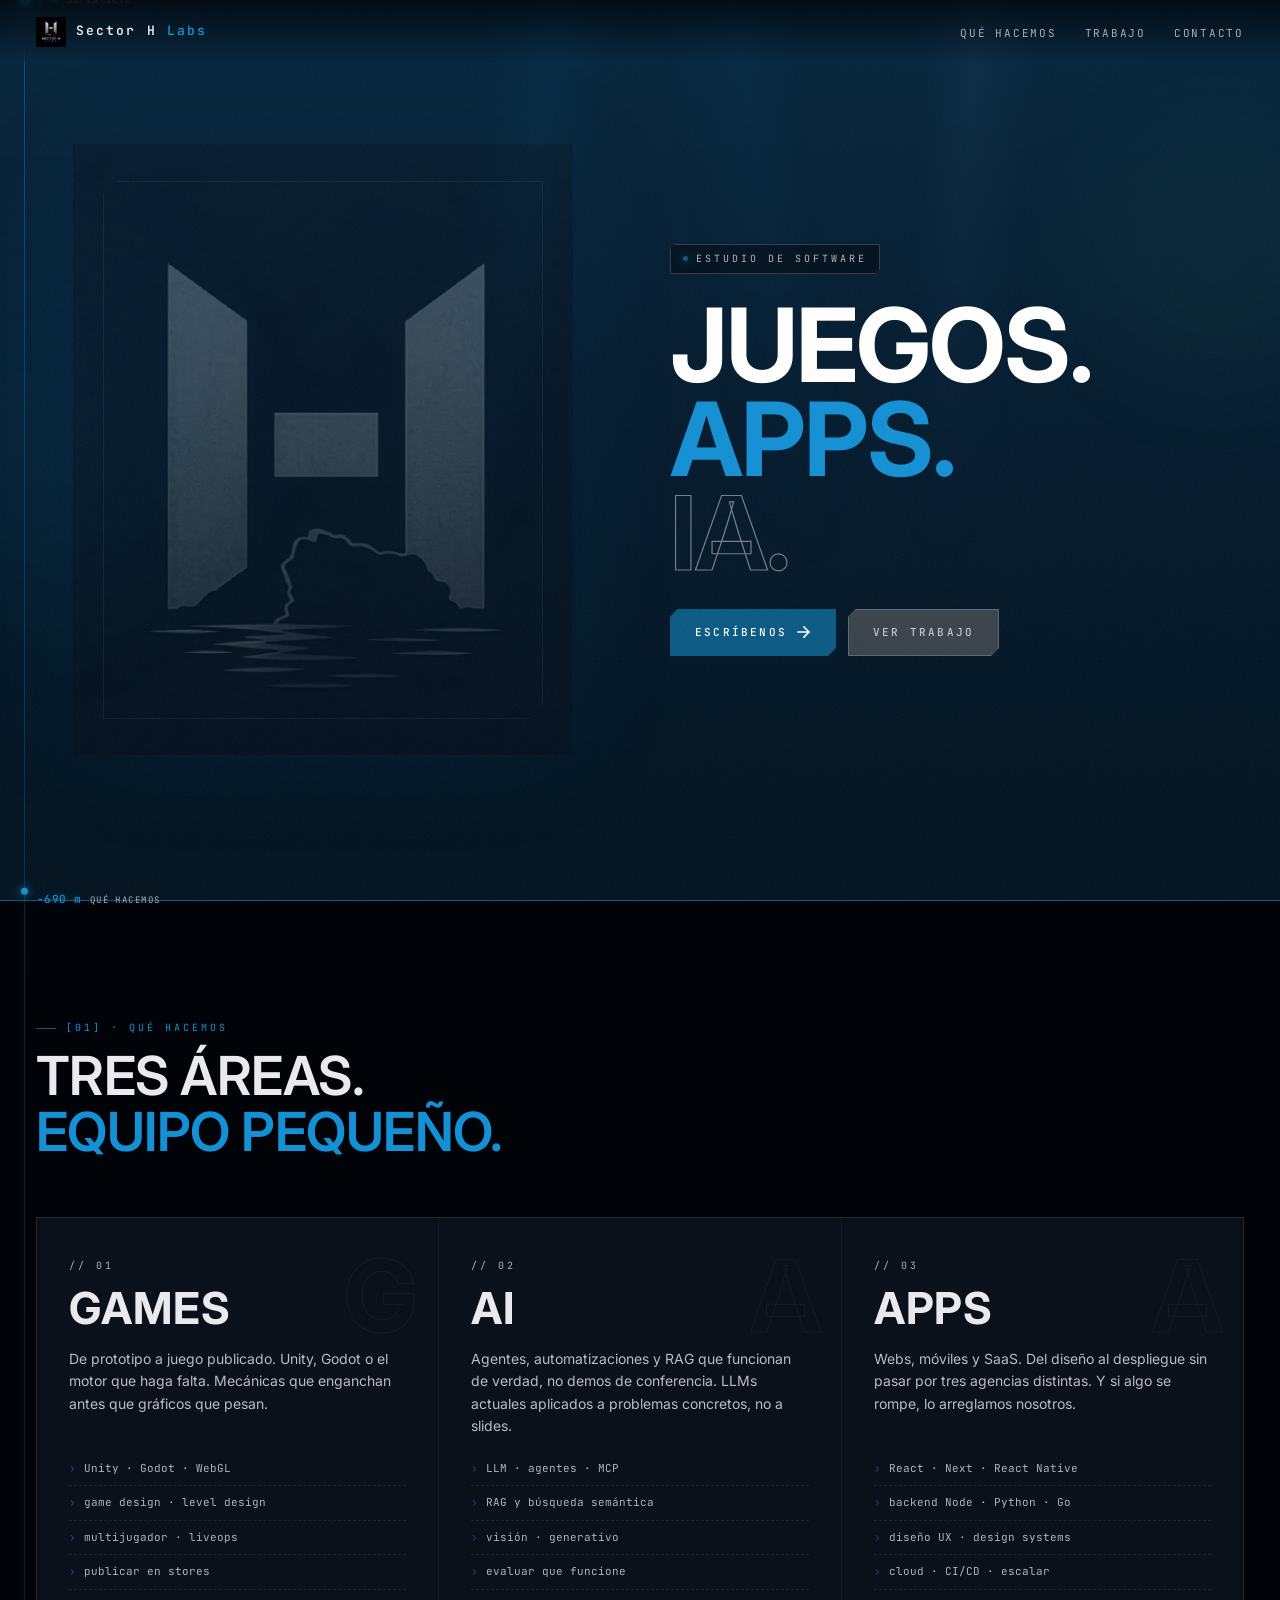
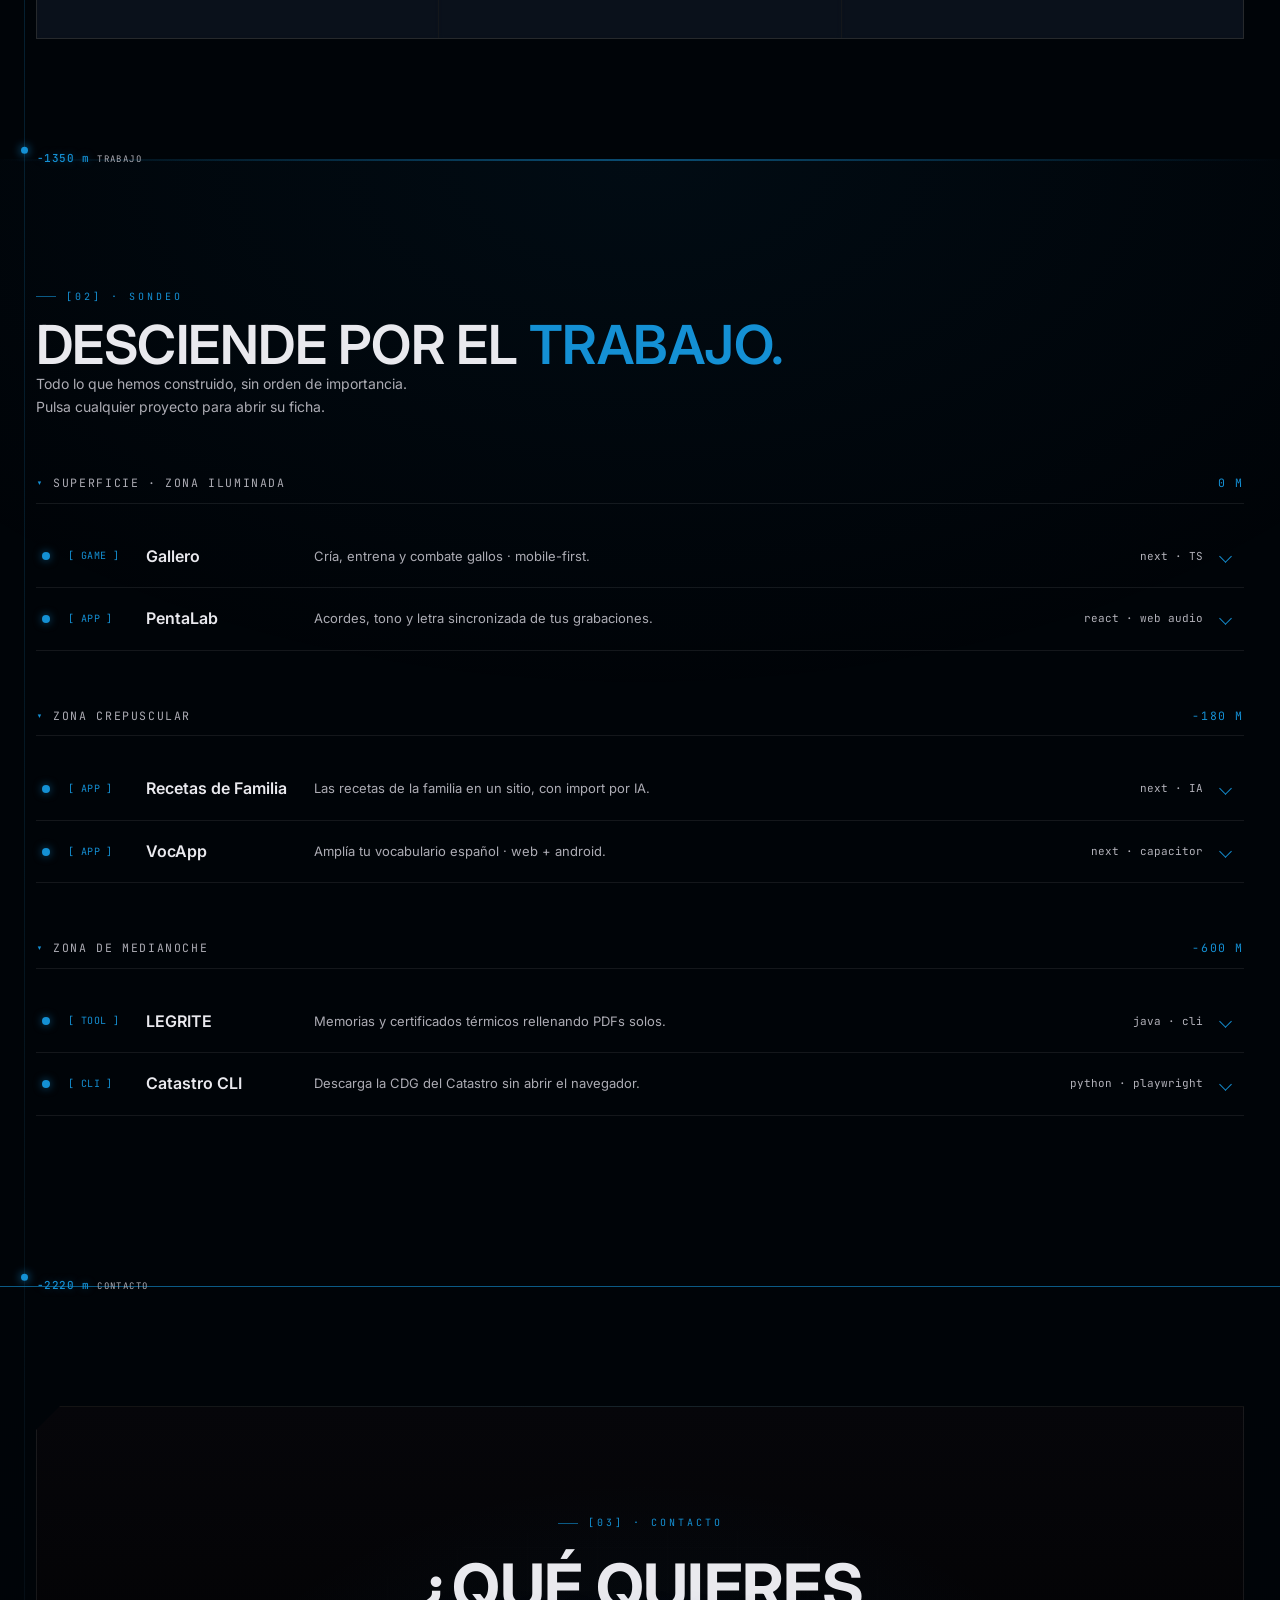
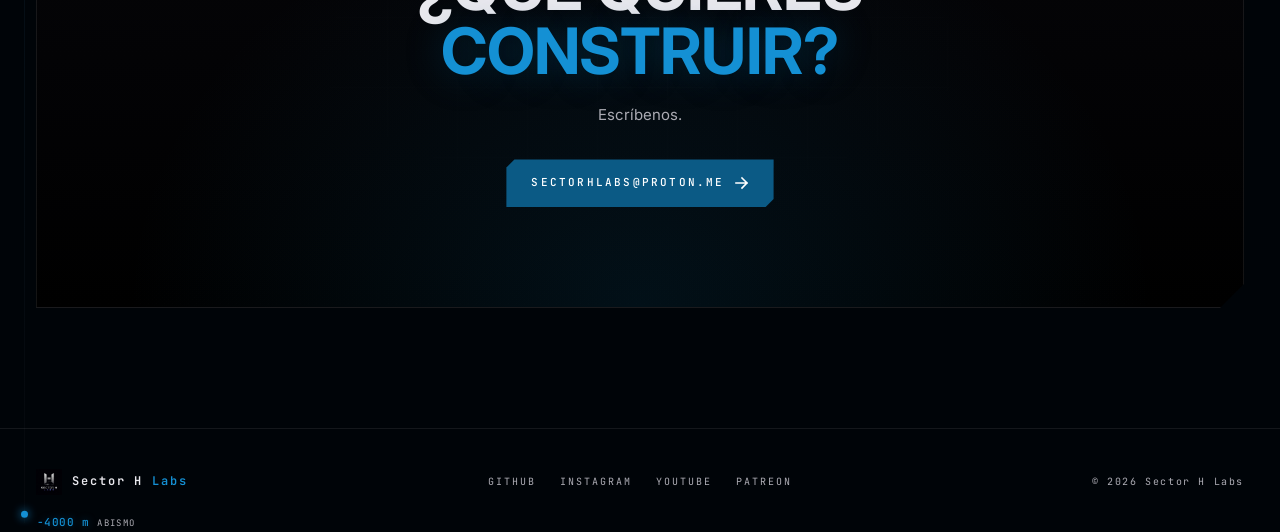
<file: index.html>
<!DOCTYPE html>
<html lang="es">
<head>
    <meta charset="UTF-8">
    <meta name="viewport" content="width=device-width, initial-scale=1.0">
    <!-- Sin JS: forzar visible todo lo que la entrada anima (mismos estados que reduced-motion). -->
    <noscript><style>
      .reveal,.reveal-parent,.reveal-parent>*{opacity:1!important;transform:none!important}
      .title-row span{transform:none!important}
      .hero-sub,.hero-ctas{opacity:1!important}
      .block::before{transform:scaleX(1)!important}
    </style></noscript>
    <title>Sector H Labs — juegos · apps · IA</title>
    <meta name="description" content="Sector H Labs — Desarrollamos juegos, apps e IA. Developers que meten las manos en todo: diseño, código y despliegue.">
    <link rel="canonical" href="https://www.sectorhlabs.es/">
    <meta name="theme-color" content="#000408">

    <!-- Open Graph -->
    <meta property="og:type" content="website">
    <meta property="og:site_name" content="Sector H Labs">
    <meta property="og:locale" content="es_ES">
    <meta property="og:url" content="https://www.sectorhlabs.es/">
    <meta property="og:title" content="Sector H Labs — juegos · apps · IA">
    <meta property="og:description" content="Developers que meten las manos en todo: diseño, código y despliegue. Juegos, apps, IA — lo que haga falta, hasta que funcione.">
    <meta property="og:image" content="https://www.sectorhlabs.es/assets/og.png">
    <meta property="og:image:width" content="1200">
    <meta property="og:image:height" content="630">
    <meta property="og:image:alt" content="Sector H Labs — juegos, apps, IA">

    <!-- Twitter -->
    <meta name="twitter:card" content="summary_large_image">
    <meta name="twitter:title" content="Sector H Labs — juegos · apps · IA">
    <meta name="twitter:description" content="Developers que meten las manos en todo: diseño, código y despliegue. Juegos, apps, IA — hasta que funcione.">
    <meta name="twitter:image" content="https://www.sectorhlabs.es/assets/og.png">

    <link rel="icon" type="image/png" sizes="48x48" href="assets/favicon-48.png">
    <link rel="icon" href="assets/logo.webp">
    <link rel="preconnect" href="https://fonts.googleapis.com">
    <link rel="preconnect" href="https://fonts.gstatic.com" crossorigin>
    <link href="https://fonts.googleapis.com/css2?family=Inter:wght@300;400;500;600;700&family=JetBrains+Mono:wght@400;500;700&display=swap" rel="stylesheet">
    <link rel="stylesheet" href="css/styles.css">
</head>
<body>

<!-- Océano: fondo de profundidad + atmósfera (toda la página) -->
<div class="ocean" aria-hidden="true">
    <div class="ocean-depth"></div>
    <div class="sea-rays"></div>
    <div class="sea-bubbles">
        <span></span><span></span><span></span><span></span><span></span>
        <span></span><span></span><span></span><span></span><span></span>
    </div>
    <div class="ocean-snow"></div>
    <div class="ocean-tint"></div>
</div>

<!-- Batímetro global: regla de profundidad a lo largo de toda la página.
     JS posiciona cada marca en la altura real de su sección. -->
<aside class="bathy" aria-hidden="true">
    <span class="bathy-rail"></span>
    <span class="bathy-marker"></span>
    <span class="bathy-tick" data-target="#home"><b>0 m</b><i>superficie</i></span>
    <span class="bathy-tick" data-target="#capabilities"><b></b><i>qué hacemos</i></span>
    <span class="bathy-tick" data-target="#work"><b></b><i>trabajo</i></span>
    <span class="bathy-tick" data-target="#contact"><b></b><i>contacto</i></span>
    <span class="bathy-tick bathy-abyss"><b>−4000 m</b><i>abismo</i></span>
</aside>

<!-- Nav -->
<nav class="nav" id="nav" role="navigation" aria-label="Navegación principal">
    <div class="container nav-container">
        <a href="#" class="nav-brand">
            <img src="assets/logo.webp" alt="SectorHLabs" class="nav-logo-img" width="30" height="30">
            <span class="nav-wordmark">Sector H <span>Labs</span></span>
        </a>
        <button class="nav-toggle" aria-label="Abrir menú" aria-expanded="false" aria-controls="nav-links">
            <span class="nav-toggle-line"></span>
            <span class="nav-toggle-line"></span>
        </button>
        <ul class="nav-links" id="nav-links">
            <li><a href="#capabilities">qué hacemos</a></li>
            <li><a href="#work">trabajo</a></li>
            <li><a href="#contact">contacto</a></li>
        </ul>
    </div>
</nav>

<main>
    <!-- Hero -->
    <section class="hero" id="home" aria-label="Presentación">
        <div class="hero-grid-bg" aria-hidden="true"></div>
        <div class="hero-ambient hero-ambient-a" aria-hidden="true"></div>
        <div class="hero-ambient hero-ambient-b" aria-hidden="true"></div>

        <div class="container hero-inner">
            <div class="hero-split">
                <div class="hero-visual">
                    <div class="hero-mark">
                        <img src="assets/logo_sin_texto.webp" alt="" aria-hidden="true" class="hero-logo" width="539" height="659">
                    </div>
                </div>
                <div class="hero-content">
                    <div class="hero-kicker"><span class="kicker-dot" aria-hidden="true"></span>estudio de software</div>
                    <h1 class="hero-title" id="hero-title">
                        <span class="title-row"><span>juegos.</span></span>
                        <span class="title-row"><span class="title-accent">apps.</span></span>
                        <span class="title-row"><span class="title-outline">IA.</span></span>
                    </h1>
                    <div class="hero-ctas">
                        <a href="#contact" class="btn btn-primary">
                            escríbenos
                            <svg width="14" height="14" viewBox="0 0 14 14" fill="none" aria-hidden="true"><path d="M1 7H12M12 7L7 2M12 7L7 12" stroke="currentColor" stroke-width="1.6" stroke-linecap="square"/></svg>
                        </a>
                        <span class="btn-ghost-rim"><a href="#work" class="btn btn-ghost">ver trabajo</a></span>
                    </div>
                </div>
            </div>
        </div>
    </section>

    <!-- Capabilities -->
    <section class="block" id="capabilities" aria-label="Qué hacemos">
        <div class="container">
            <div class="sec-head reveal">
                <div>
                    <div class="sec-id">[01] · qué hacemos</div>
                    <h2 class="sec-title">tres áreas.<br><em>equipo pequeño.</em></h2>
                </div>
            </div>

            <div class="trinity reveal-parent">
                <div class="pillar">
                    <span class="pillar-glyph" aria-hidden="true">G</span>
                    <span class="pillar-num">// 01</span>
                    <h3 class="pillar-title">Games</h3>
                    <p class="pillar-desc">De prototipo a juego publicado. Unity, Godot o el motor que haga falta. Mecánicas que enganchan antes que gráficos que pesan.</p>
                    <ul class="pillar-list">
                        <li>Unity · Godot · WebGL</li>
                        <li>game design · level design</li>
                        <li>multijugador · liveops</li>
                        <li>publicar en stores</li>
                    </ul>
                </div>
                <div class="pillar">
                    <span class="pillar-glyph" aria-hidden="true">A</span>
                    <span class="pillar-num">// 02</span>
                    <h3 class="pillar-title">AI</h3>
                    <p class="pillar-desc">Agentes, automatizaciones y RAG que funcionan de verdad, no demos de conferencia. LLMs actuales aplicados a problemas concretos, no a slides.</p>
                    <ul class="pillar-list">
                        <li>LLM · agentes · MCP</li>
                        <li>RAG y búsqueda semántica</li>
                        <li>visión · generativo</li>
                        <li>evaluar que funcione</li>
                    </ul>
                </div>
                <div class="pillar">
                    <span class="pillar-glyph" aria-hidden="true">A</span>
                    <span class="pillar-num">// 03</span>
                    <h3 class="pillar-title">Apps</h3>
                    <p class="pillar-desc">Webs, móviles y SaaS. Del diseño al despliegue sin pasar por tres agencias distintas. Y si algo se rompe, lo arreglamos nosotros.</p>
                    <ul class="pillar-list">
                        <li>React · Next · React Native</li>
                        <li>backend Node · Python · Go</li>
                        <li>diseño UX · design systems</li>
                        <li>cloud · CI/CD · escalar</li>
                    </ul>
                </div>
            </div>
        </div>
    </section>

    <!-- Work -->
    <section class="block sondeo" id="work" aria-label="Trabajo y proyectos">
        <div class="container">
            <div class="sec-head reveal">
                <div>
                    <div class="sec-id">[02] · sondeo</div>
                    <h2 class="sec-title">desciende por el <em>trabajo.</em></h2>
                    <p class="sec-desc">Todo lo que hemos construido, sin orden de importancia. Pulsa cualquier proyecto para abrir su ficha.</p>
                </div>
            </div>

            <div class="zone">
                <div class="zone-label reveal"><span class="zone-name">superficie · zona iluminada</span><span class="zone-depth">0 m</span></div>
                <div class="reef reveal-parent">
                    <details class="proj">
                        <summary class="node">
                            <span class="node-dot" aria-hidden="true"></span>
                            <span class="node-stamp">[ GAME ]</span>
                            <span class="node-name">Gallero</span>
                            <span class="node-desc">Cría, entrena y combate gallos · mobile-first.</span>
                            <span class="node-stack">next · TS</span>
                            <span class="node-chevron" aria-hidden="true"></span>
                        </summary>
                        <div class="node-panel">
                            <div class="panel-media card-media media-game media-real">
                                <img src="assets/gallero-home.webp" alt="Captura de Gallero, juego mobile-first de cría y combate de gallos" width="1280" height="720" loading="lazy">
                                <span class="card-stamp" aria-hidden="true">[ GAME ]</span>
                                <span class="card-media-label">en desarrollo activo · <b>mobile-first</b></span>
                            </div>
                            <div class="panel-body">
                                <span class="card-tag">juego · web · mobile</span>
                                <p class="card-desc">Cría, entrena y combate gallos en arena o torre. Incubas huevos, los pollos evolucionan y compites contra otros jugadores.</p>
                                <div class="card-stack"><span>Next.js 15</span><span>Fastify</span><span>Prisma</span><span>Game engine TS</span></div>
                                <div class="card-actions"><span class="card-action-muted">repo privado</span></div>
                            </div>
                        </div>
                    </details>
                    <details class="proj">
                        <summary class="node">
                            <span class="node-dot" aria-hidden="true"></span>
                            <span class="node-stamp">[ APP ]</span>
                            <span class="node-name">PentaLab</span>
                            <span class="node-desc">Acordes, tono y letra sincronizada de tus grabaciones.</span>
                            <span class="node-stack">react · web audio</span>
                            <span class="node-chevron" aria-hidden="true"></span>
                        </summary>
                        <div class="node-panel">
                            <div class="panel-media media-pentalab">
                                <span class="card-stamp" aria-hidden="true">[ APP ]</span>
                                <div class="pl-wave" aria-hidden="true">
                                    <span></span><span></span><span></span><span></span><span></span><span></span><span></span><span></span>
                                    <span></span><span></span><span></span><span></span><span></span><span></span><span></span><span></span>
                                    <span></span><span></span><span></span><span></span><span></span><span></span><span></span><span></span>
                                </div>
                                <span class="card-media-label">PWA · offline · <b>música</b></span>
                            </div>
                            <div class="panel-body">
                                <span class="card-tag">app · música · IA</span>
                                <p class="card-desc">Graba una melodía y te saca acordes, tono y compás — y la letra sincronizada para tocar siguiéndola. Local-first: funciona sin conexión.</p>
                                <div class="card-stack"><span>React</span><span>TypeScript</span><span>Web Audio</span><span>PWA</span></div>
                                <div class="card-actions">
                                    <a href="https://github.com/sectorhlabs/PentaLab" target="_blank" rel="noopener noreferrer" aria-label="Repositorio de PentaLab en GitHub">repo</a>
                                    <span class="card-action-muted">en desarrollo</span>
                                </div>
                            </div>
                        </div>
                    </details>
                </div>
            </div>

            <div class="zone">
                <div class="zone-label reveal"><span class="zone-name">zona crepuscular</span><span class="zone-depth">−180 m</span></div>
                <div class="reef reveal-parent">
                    <details class="proj">
                        <summary class="node">
                            <span class="node-dot" aria-hidden="true"></span>
                            <span class="node-stamp">[ APP ]</span>
                            <span class="node-name">Recetas de Familia</span>
                            <span class="node-desc">Las recetas de la familia en un sitio, con import por IA.</span>
                            <span class="node-stack">next · IA</span>
                            <span class="node-chevron" aria-hidden="true"></span>
                        </summary>
                        <div class="node-panel">
                            <div class="panel-media card-media media-real media-phone">
                                <img src="assets/recetas-mobile.webp" alt="Captura de Recetas de la Familia" width="1280" height="720" loading="lazy">
                                <span class="card-stamp" aria-hidden="true">[ APP ]</span>
                                <span class="card-media-label">producción · <b>familia</b></span>
                            </div>
                            <div class="panel-body">
                                <span class="card-tag">app · next · IA</span>
                                <p class="card-desc">Las recetas de toda la familia en un solo sitio. Búsqueda, modo cocina, y si encuentras una receta online, la importa sola.</p>
                                <div class="card-stack"><span>Next.js</span><span>IA</span></div>
                                <div class="card-actions">
                                    <a href="https://recetario-familiar.vercel.app/es/login" target="_blank" rel="noopener noreferrer" aria-label="Ver demo de Recetas de Familia">ver demo</a>
                                    <span class="card-action-muted">repo privado</span>
                                </div>
                            </div>
                        </div>
                    </details>
                    <details class="proj">
                        <summary class="node">
                            <span class="node-dot" aria-hidden="true"></span>
                            <span class="node-stamp">[ APP ]</span>
                            <span class="node-name">VocApp</span>
                            <span class="node-desc">Amplía tu vocabulario español · web + android.</span>
                            <span class="node-stack">next · capacitor</span>
                            <span class="node-chevron" aria-hidden="true"></span>
                        </summary>
                        <div class="node-panel">
                            <div class="panel-media card-media media-real media-phone">
                                <img src="assets/vocapp-mobile.webp" alt="Captura de VocApp" width="1280" height="720" loading="lazy">
                                <span class="card-stamp" aria-hidden="true">[ APP ]</span>
                                <span class="card-media-label">web + android · <b>vocabulario</b></span>
                            </div>
                            <div class="panel-body">
                                <span class="card-tag">app · next · capacitor</span>
                                <p class="card-desc">Amplía tu vocabulario español con la palabra del día, definiciones, ejemplos y juegos. Camino a versión Android.</p>
                                <div class="card-stack"><span>Next.js</span><span>Capacitor</span></div>
                                <div class="card-actions">
                                    <a href="https://groups.google.com/g/testers-mate0s" target="_blank" rel="noopener noreferrer" aria-label="Probar VocApp en Android">probar en Android</a>
                                    <span class="card-action-muted">prueba cerrada</span>
                                </div>
                            </div>
                        </div>
                    </details>
                </div>
            </div>

            <div class="zone">
                <div class="zone-label reveal"><span class="zone-name">zona de medianoche</span><span class="zone-depth">−600 m</span></div>
                <div class="reef reveal-parent">
                    <details class="proj">
                        <summary class="node">
                            <span class="node-dot" aria-hidden="true"></span>
                            <span class="node-stamp">[ TOOL ]</span>
                            <span class="node-name">LEGRITE</span>
                            <span class="node-desc">Memorias y certificados térmicos rellenando PDFs solos.</span>
                            <span class="node-stack">java · cli</span>
                            <span class="node-chevron" aria-hidden="true"></span>
                        </summary>
                        <div class="node-panel">
                            <div class="panel-media card-media media-tool">
                                <span class="card-stamp" aria-hidden="true">[ TOOL ]</span>
                                <img src="assets/legrite-logo.webp" alt="" class="tool-logo" aria-hidden="true" width="47" height="48">
                                <div class="doc-stack" aria-hidden="true"><span></span><span></span><span></span></div>
                                <span class="card-media-label">desktop + cli · <b>pdf engine</b></span>
                            </div>
                            <div class="panel-body">
                                <span class="card-tag">java · swing · cli</span>
                                <p class="card-desc">Genera memorias y certificados de instalaciones térmicas. Rellena plantillas PDF AcroForm automáticamente — lo que antes se hacía a mano.</p>
                                <div class="card-stack"><span>Java</span><span>Swing</span><span>CLI</span></div>
                                <div class="card-actions">
                                    <a href="https://sectorhlabs.github.io/LEGRITE/" target="_blank" rel="noopener noreferrer" aria-label="Ver proyecto LEGRITE">ver proyecto</a>
                                    <a href="https://github.com/sectorhlabs/LEGRITE" target="_blank" rel="noopener noreferrer" aria-label="Repositorio de LEGRITE en GitHub">repo</a>
                                </div>
                            </div>
                        </div>
                    </details>
                    <details class="proj">
                        <summary class="node">
                            <span class="node-dot" aria-hidden="true"></span>
                            <span class="node-stamp">[ CLI ]</span>
                            <span class="node-name">Catastro CLI</span>
                            <span class="node-desc">Descarga la CDG del Catastro sin abrir el navegador.</span>
                            <span class="node-stack">python · playwright</span>
                            <span class="node-chevron" aria-hidden="true"></span>
                        </summary>
                        <div class="node-panel">
                            <div class="panel-media card-media media-catastro">
                                <span class="card-stamp" aria-hidden="true">[ CLI ]</span>
                                <div class="terminal-card" aria-hidden="true">
                                    <span>&gt; parse direccion</span>
                                    <span>&gt; buscar catastro</span>
                                    <span>&gt; descargar CDG_ok.pdf</span>
                                </div>
                                <span class="card-media-label">automation · <b>playwright</b></span>
                            </div>
                            <div class="panel-body">
                                <span class="card-tag">python · node · playwright</span>
                                <p class="card-desc">Localiza inmuebles y descarga la Consulta Descriptiva y Gráfica del Catastro sin abrir el navegador. Un comando y listo.</p>
                                <div class="card-stack"><span>Python</span><span>Node</span><span>Playwright</span></div>
                                <div class="card-actions"><span class="card-action-muted">herramienta interna</span></div>
                            </div>
                        </div>
                    </details>
                </div>
            </div>
        </div>
    </section>

    <!-- CTA -->
    <section class="block" id="contact" aria-label="Contacto">
        <div class="container">
            <div class="cta-block">
                <div class="cta-inner reveal-parent">
                    <div class="sec-id" style="justify-content:center;display:inline-flex;margin-bottom:24px">[03] · contacto</div>
                    <h2 class="cta-title">¿qué quieres <em>construir?</em></h2>
                    <p class="cta-desc">Escríbenos.</p>
                    <div class="cta-row">
                        <a href="mailto:sectorhlabs@proton.me" class="btn btn-primary">
                            sectorhlabs@proton.me
                            <svg width="14" height="14" viewBox="0 0 14 14" fill="none" aria-hidden="true"><path d="M1 7H12M12 7L7 2M12 7L7 12" stroke="currentColor" stroke-width="1.6" stroke-linecap="square"/></svg>
                        </a>
                    </div>
                </div>
            </div>
        </div>
    </section>
</main>

<footer class="footer reveal">
    <div class="container footer-inner">
        <div class="footer-brand">
            <img src="assets/logo.webp" alt="SectorHLabs" class="footer-logo" width="26" height="26">
            <span class="footer-wm">Sector H <span>Labs</span></span>
        </div>
        <div class="footer-links">
            <a class="social-link" href="https://github.com/sectorhlabs" target="_blank" rel="noopener noreferrer" aria-label="GitHub">
                <span class="social-roll">
                    <span class="social-text">github</span>
                    <span class="social-icon"><svg viewBox="0 0 24 24" fill="currentColor" aria-hidden="true"><path d="M12 .5C5.7.5.5 5.7.5 12c0 5.1 3.3 9.4 7.9 10.9.6.1.8-.2.8-.6v-2c-3.2.7-3.9-1.5-3.9-1.5-.5-1.3-1.3-1.7-1.3-1.7-1-.7.1-.7.1-.7 1.2.1 1.8 1.2 1.8 1.2 1 1.8 2.7 1.3 3.4 1 .1-.8.4-1.3.7-1.6-2.6-.3-5.3-1.3-5.3-5.7 0-1.3.5-2.3 1.2-3.1-.1-.3-.5-1.5.1-3.1 0 0 1-.3 3.3 1.2a11.5 11.5 0 0 1 6 0C17.3 4.7 18.3 5 18.3 5c.6 1.6.2 2.8.1 3.1.8.8 1.2 1.8 1.2 3.1 0 4.4-2.7 5.4-5.3 5.7.4.4.8 1.1.8 2.2v3.3c0 .4.2.7.8.6a11.5 11.5 0 0 0 7.9-10.9C23.5 5.7 18.3.5 12 .5Z"/></svg></span>
                </span>
            </a>
            <a class="social-link" href="https://www.instagram.com/sectorhlabs/" target="_blank" rel="noopener noreferrer" aria-label="Instagram">
                <span class="social-roll">
                    <span class="social-text">instagram</span>
                    <span class="social-icon"><svg viewBox="0 0 24 24" fill="currentColor" aria-hidden="true"><path d="M12 2.16c3.2 0 3.58.01 4.85.07 1.17.05 1.8.25 2.23.41.56.22.96.48 1.38.9.42.42.68.82.9 1.38.16.42.36 1.06.41 2.23.06 1.27.07 1.65.07 4.85s-.01 3.58-.07 4.85c-.05 1.17-.25 1.8-.41 2.23-.22.56-.48.96-.9 1.38-.42.42-.82.68-1.38.9-.42.16-1.06.36-2.23.41-1.27.06-1.65.07-4.85.07s-3.58-.01-4.85-.07c-1.17-.05-1.8-.25-2.23-.41-.56-.22-.96-.48-1.38-.9-.42-.42-.68-.82-.9-1.38-.16-.42-.36-1.06-.41-2.23C2.17 15.58 2.16 15.2 2.16 12s.01-3.58.07-4.85c.05-1.17.25-1.8.41-2.23.22-.56.48-.96.9-1.38.42-.42.82-.68 1.38-.9.43-.16 1.06-.36 2.23-.41C8.42 2.17 8.8 2.16 12 2.16M12 0C8.74 0 8.33.01 7.05.07 5.78.13 4.9.33 4.14.63c-.79.31-1.46.72-2.13 1.38C1.35 2.68.94 3.35.63 4.14.33 4.9.13 5.78.07 7.05.01 8.33 0 8.74 0 12s.01 3.67.07 4.95c.06 1.27.26 2.15.56 2.91.31.79.72 1.46 1.38 2.13.67.66 1.34 1.07 2.13 1.38.76.3 1.64.5 2.91.56C8.33 23.99 8.74 24 12 24s3.67-.01 4.95-.07c1.27-.06 2.15-.26 2.91-.56.79-.31 1.46-.72 2.13-1.38.66-.67 1.07-1.34 1.38-2.13.3-.76.5-1.64.56-2.91C23.99 15.67 24 15.26 24 12s-.01-3.67-.07-4.95c-.06-1.27-.26-2.15-.56-2.91-.31-.79-.72-1.46-1.38-2.13C21.32 1.35 20.65.94 19.86.63c-.76-.3-1.64-.5-2.91-.56C15.67.01 15.26 0 12 0zm0 5.84a6.16 6.16 0 100 12.32 6.16 6.16 0 000-12.32zM12 16a4 4 0 110-8 4 4 0 010 8zm6.41-10.85a1.44 1.44 0 100 2.88 1.44 1.44 0 000-2.88z"/></svg></span>
                </span>
            </a>
            <a class="social-link" href="https://www.youtube.com/@SectorHLabs" target="_blank" rel="noopener noreferrer" aria-label="YouTube">
                <span class="social-roll">
                    <span class="social-text">youtube</span>
                    <span class="social-icon"><svg viewBox="0 0 24 24" fill="currentColor" aria-hidden="true"><path d="M23.5 6.19a3.02 3.02 0 00-2.12-2.14C19.5 3.55 12 3.55 12 3.55s-7.5 0-9.38.5A3.02 3.02 0 00.5 6.19C0 8.07 0 12 0 12s0 3.93.5 5.81a3.02 3.02 0 002.12 2.14c1.88.5 9.38.5 9.38.5s7.5 0 9.38-.5a3.02 3.02 0 002.12-2.14C24 15.93 24 12 24 12s0-3.93-.5-5.81zM9.55 15.57V8.43L15.82 12l-6.27 3.57z"/></svg></span>
                </span>
            </a>
            <a class="social-link" href="https://www.patreon.com/SectorHLabs" target="_blank" rel="noopener noreferrer" aria-label="Patreon">
                <span class="social-roll">
                    <span class="social-text">patreon</span>
                    <span class="social-icon"><svg viewBox="0 0 24 24" fill="currentColor" aria-hidden="true"><path d="M14.82 2.41c3.96 0 7.18 3.24 7.18 7.21 0 3.96-3.22 7.18-7.18 7.18-3.97 0-7.21-3.22-7.21-7.18 0-3.97 3.24-7.21 7.21-7.21M2 21.6h3.5V2.41H2V21.6z"/></svg></span>
                </span>
            </a>
        </div>
        <span class="footer-copy">© 2026 Sector H Labs</span>
    </div>
</footer>

<script src="js/lenis.min.js"></script>
<script src="js/main.js"></script>
</body>
</html>
</file>
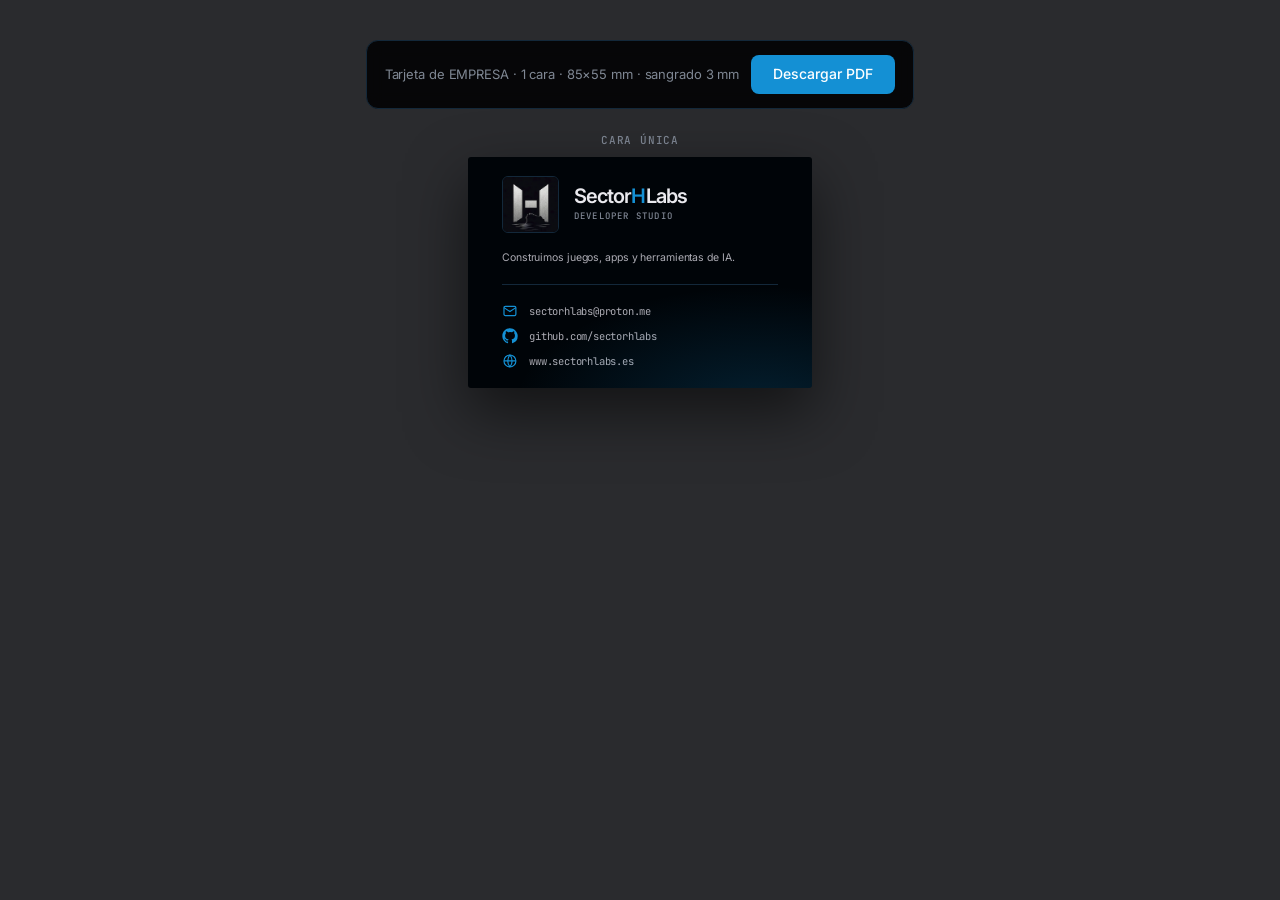
<file: tarjeta/empresa-1cara.html>
<!DOCTYPE html>
<html lang="es">
<head>
<meta charset="UTF-8">
<meta name="viewport" content="width=device-width, initial-scale=1.0">
<title>SectorHLabs · Tarjeta de empresa (1 cara)</title>
<link rel="preconnect" href="https://fonts.googleapis.com">
<link rel="preconnect" href="https://fonts.gstatic.com" crossorigin>
<link href="https://fonts.googleapis.com/css2?family=Inter:wght@400;500;600;700&family=JetBrains+Mono:wght@400;500&display=swap" rel="stylesheet">
<style>
  :root{
    --primary:#1490d4;--primary-hover:#3aa6e0;
    --ink:#e9e9ee;--ink-muted:#acacb4;--ink-subtle:#7f8794;
    --canvas:#000408;--surface-1:#030d1c;--hairline:#13283a;--hairline-strong:#1e3a52;
    --bleed:3mm;--safe:5mm;--doc-w:91mm;--doc-h:61mm;
  }
  *{box-sizing:border-box;margin:0;padding:0;}
  body{font-family:'Inter',-apple-system,system-ui,sans-serif;background:#2a2b2e;color:var(--ink);
       -webkit-font-smoothing:antialiased;display:flex;flex-direction:column;align-items:center;gap:24px;padding:40px 16px 80px;}
  .toolbar{position:sticky;top:0;z-index:10;display:flex;gap:12px;align-items:center;flex-wrap:wrap;justify-content:center;
           background:rgba(1,1,2,.85);backdrop-filter:blur(8px);border:1px solid var(--hairline);border-radius:12px;padding:14px 18px;}
  .toolbar p{font-size:13px;color:var(--ink-subtle);letter-spacing:-.1px;}
  .btn{font:500 14px/1.2 'Inter',sans-serif;background:var(--primary);color:#fff;border:none;padding:11px 22px;border-radius:8px;cursor:pointer;transition:background .15s ease;}
  .btn:hover{background:var(--primary-hover);}
  .stage{display:flex;flex-direction:column;gap:32px;align-items:center;}
  .label{font:500 11px/1.3 'JetBrains Mono',monospace;color:var(--ink-subtle);text-transform:uppercase;letter-spacing:.8px;text-align:center;margin-bottom:10px;}

  .card{position:relative;width:var(--doc-w);height:var(--doc-h);background:var(--canvas);color:var(--ink);overflow:hidden;
        border-radius:3px;box-shadow:0 24px 60px rgba(0,0,0,.55);padding:var(--bleed);}
  .inner{position:relative;width:100%;height:100%;padding:calc(var(--safe) - var(--bleed)) 6mm;display:flex;
         flex-direction:column;justify-content:space-between;}
  .card::after{content:"";position:absolute;inset:0;pointer-events:none;
        background:radial-gradient(120% 90% at 85% 110%,rgba(20,144,212,.20),transparent 60%);}

  .logo{object-fit:cover;object-position:center;border:1px solid var(--hairline);border-radius:6px;background:var(--canvas);flex:none;
        width:15mm;height:15mm;}
  .head{display:flex;align-items:center;gap:4mm;}
  .brand{display:flex;flex-direction:column;gap:2px;}
  .brand h1{font:600 20px/1.0 'Inter',sans-serif;letter-spacing:-.9px;color:var(--ink);}
  .brand h1 b{color:var(--primary);font-weight:600;}
  .brand .eyebrow{font:500 9px/1.3 'JetBrains Mono',monospace;letter-spacing:1.2px;text-transform:uppercase;color:var(--ink-subtle);margin-top:3px;}

  .tagline{font:400 10.5px/1.4 'Inter',sans-serif;letter-spacing:-.1px;color:var(--ink-muted);max-width:70mm;}

  .rule{height:1px;background:var(--hairline);width:100%;}
  .contact{display:flex;flex-direction:column;gap:2.4mm;}
  .row{display:flex;align-items:center;gap:3mm;font:400 10.5px/1 'JetBrains Mono',monospace;color:var(--ink-muted);letter-spacing:-.2px;}
  .row .ic{width:4.2mm;height:4.2mm;flex:none;color:var(--primary);}

  @page{ size:91mm 61mm; margin:0; }
  @media print{
    html,body{background:#fff;}
    body{padding:0;gap:0;display:block;}
    .toolbar,.label{display:none !important;}
    .stage{display:block;}
    .card{box-shadow:none;border-radius:0;width:91mm;height:61mm;}
    *{-webkit-print-color-adjust:exact !important;print-color-adjust:exact !important;}
  }
</style>
</head>
<body>
  <div class="toolbar no-print">
    <p>Tarjeta de EMPRESA · 1 cara · 85×55&nbsp;mm · sangrado 3&nbsp;mm</p>
    <button class="btn" onclick="window.print()">Descargar PDF</button>
  </div>

  <div class="stage">
    <div>
      <p class="label">Cara única</p>
      <div class="card">
        <div class="inner">
          <div class="head">
            <img class="logo" src="../assets/logo_sin_texto.webp" alt="SectorHLabs">
            <div class="brand">
              <h1>Sector<b>H</b>Labs</h1>
              <span class="eyebrow">Developer Studio</span>
            </div>
          </div>
          <p class="tagline">Construimos juegos, apps y herramientas de IA.</p>
          <div class="rule"></div>
          <div class="contact">
            <div class="row">
              <svg class="ic" viewBox="0 0 24 24" fill="none" stroke="currentColor" stroke-width="1.8"><rect x="3" y="5" width="18" height="14" rx="2"/><path d="m3 7 9 6 9-6"/></svg>
              sectorhlabs@proton.me
            </div>
            <div class="row">
              <svg class="ic" viewBox="0 0 24 24" fill="currentColor"><path d="M12 .5C5.7.5.5 5.7.5 12c0 5.1 3.3 9.4 7.9 10.9.6.1.8-.2.8-.6v-2c-3.2.7-3.9-1.5-3.9-1.5-.5-1.3-1.3-1.7-1.3-1.7-1-.7.1-.7.1-.7 1.2.1 1.8 1.2 1.8 1.2 1 1.8 2.7 1.3 3.4 1 .1-.8.4-1.3.7-1.6-2.6-.3-5.3-1.3-5.3-5.7 0-1.3.5-2.3 1.2-3.1-.1-.3-.5-1.5.1-3.1 0 0 1-.3 3.3 1.2a11.5 11.5 0 0 1 6 0C17.3 4.7 18.3 5 18.3 5c.6 1.6.2 2.8.1 3.1.8.8 1.2 1.8 1.2 3.1 0 4.4-2.7 5.4-5.3 5.7.4.4.8 1.1.8 2.2v3.3c0 .4.2.7.8.6a11.5 11.5 0 0 0 7.9-10.9C23.5 5.7 18.3.5 12 .5Z"/></svg>
              github.com/sectorhlabs
            </div>
            <div class="row">
              <svg class="ic" viewBox="0 0 24 24" fill="none" stroke="currentColor" stroke-width="1.8"><circle cx="12" cy="12" r="9"/><path d="M3 12h18M12 3a14 14 0 0 1 0 18M12 3a14 14 0 0 0 0 18"/></svg>
              www.sectorhlabs.es
            </div>
          </div>
        </div>
      </div>
    </div>
  </div>
</body>
</html>
</file>
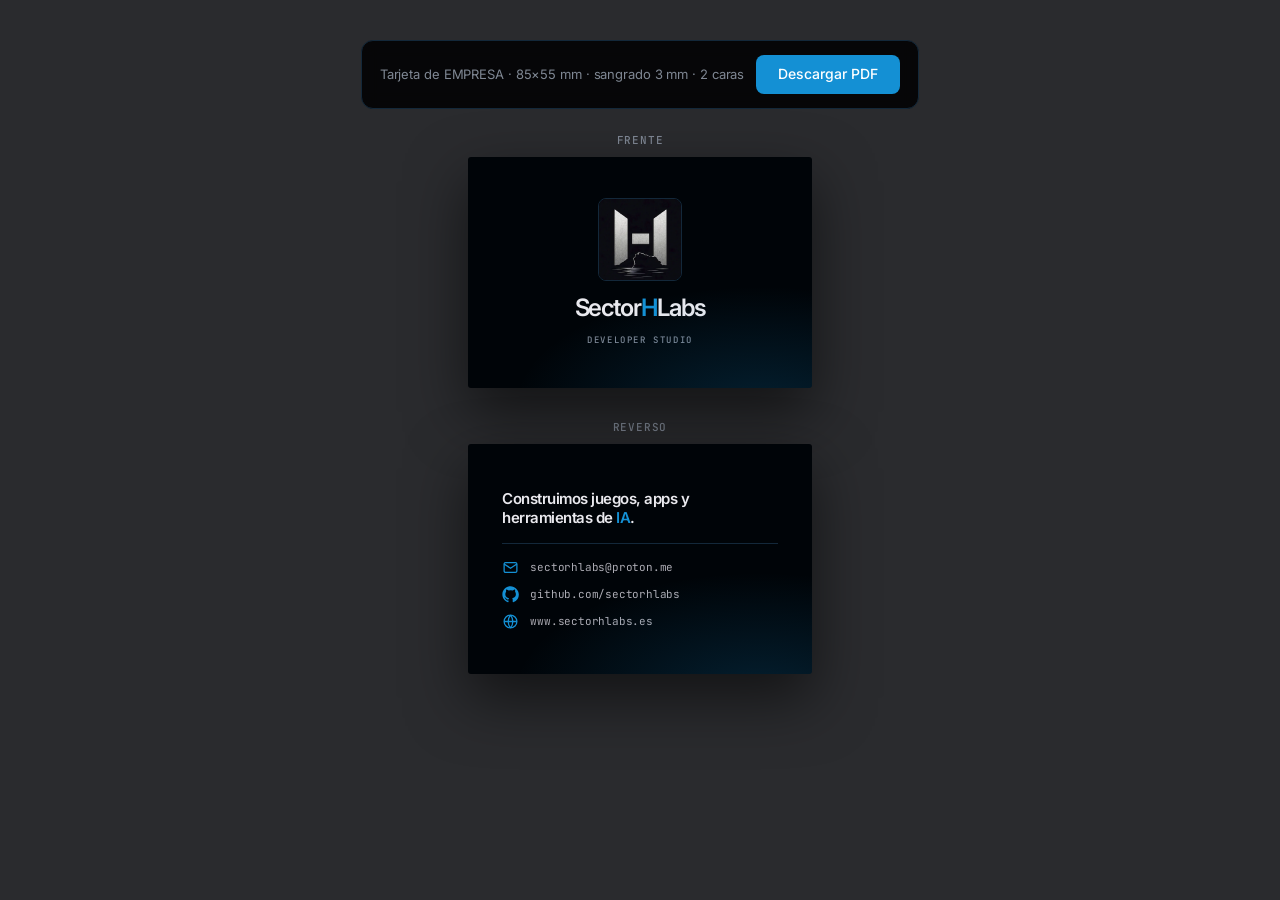
<file: tarjeta/empresa.html>
<!DOCTYPE html>
<html lang="es">
<head>
<meta charset="UTF-8">
<meta name="viewport" content="width=device-width, initial-scale=1.0">
<title>SectorHLabs · Tarjeta de empresa</title>
<link rel="preconnect" href="https://fonts.googleapis.com">
<link rel="preconnect" href="https://fonts.gstatic.com" crossorigin>
<link href="https://fonts.googleapis.com/css2?family=Inter:wght@400;500;600;700&family=JetBrains+Mono:wght@400;500&display=swap" rel="stylesheet">
<style>
  :root{
    --primary:#1490d4;--primary-hover:#3aa6e0;
    --ink:#e9e9ee;--ink-muted:#acacb4;--ink-subtle:#7f8794;
    --canvas:#000408;--surface-1:#030d1c;--hairline:#13283a;--hairline-strong:#1e3a52;
    --bleed:3mm;--safe:5mm;--doc-w:91mm;--doc-h:61mm;
  }
  *{box-sizing:border-box;margin:0;padding:0;}
  body{font-family:'Inter',-apple-system,system-ui,sans-serif;background:#2a2b2e;color:var(--ink);
       -webkit-font-smoothing:antialiased;display:flex;flex-direction:column;align-items:center;gap:24px;padding:40px 16px 80px;}
  .toolbar{position:sticky;top:0;z-index:10;display:flex;gap:12px;align-items:center;flex-wrap:wrap;justify-content:center;
           background:rgba(1,1,2,.85);backdrop-filter:blur(8px);border:1px solid var(--hairline);border-radius:12px;padding:14px 18px;}
  .toolbar p{font-size:13px;color:var(--ink-subtle);letter-spacing:-.1px;}
  .btn{font:500 14px/1.2 'Inter',sans-serif;background:var(--primary);color:#fff;border:none;padding:11px 22px;border-radius:8px;cursor:pointer;transition:background .15s ease;}
  .btn:hover{background:var(--primary-hover);}
  .stage{display:flex;flex-direction:column;gap:32px;align-items:center;}
  .label{font:500 11px/1.3 'JetBrains Mono',monospace;color:var(--ink-subtle);text-transform:uppercase;letter-spacing:.8px;text-align:center;margin-bottom:10px;}

  .card{position:relative;width:var(--doc-w);height:var(--doc-h);background:var(--canvas);color:var(--ink);overflow:hidden;
        border-radius:3px;box-shadow:0 24px 60px rgba(0,0,0,.55);padding:var(--bleed);}
  .inner{position:relative;width:100%;height:100%;padding:calc(var(--safe) - var(--bleed)) 6mm;display:flex;}
  .card::after{content:"";position:absolute;inset:0;pointer-events:none;
        background:radial-gradient(120% 90% at 85% 110%,rgba(20,144,212,.20),transparent 60%);}

  /* logo tile: cover -> llena el marco sin bandas */
  .logo{object-fit:cover;object-position:center;border:1px solid var(--hairline);border-radius:8px;background:var(--canvas);flex:none;}

  /* ---------- FRENTE (marca protagonista, centrado) ---------- */
  .front .inner{flex-direction:column;align-items:center;justify-content:center;gap:4mm;}
  .front .logo{width:22mm;height:22mm;}
  .front h1{font:600 24px/1 'Inter',sans-serif;letter-spacing:-1.1px;color:var(--ink);}
  .front h1 b{color:var(--primary);font-weight:600;}
  .front .eyebrow{font:500 9px/1.3 'JetBrains Mono',monospace;letter-spacing:1.6px;text-transform:uppercase;color:var(--ink-subtle);}

  /* ---------- REVERSO (statement + canales) ---------- */
  .back .inner{flex-direction:column;justify-content:center;gap:4mm;}
  .back .statement{font:600 15px/1.3 'Inter',sans-serif;letter-spacing:-.5px;color:var(--ink);max-width:66mm;}
  .back .statement span{color:var(--primary);}
  .back .rule{height:1px;background:var(--hairline);width:100%;}
  .back .contact{display:flex;flex-direction:column;gap:2.6mm;}
  .back .row{display:flex;align-items:center;gap:3mm;font:400 11px/1 'JetBrains Mono',monospace;color:var(--ink-muted);letter-spacing:-.2px;}
  .back .row .ic{width:4.5mm;height:4.5mm;flex:none;color:var(--primary);}
  .back .watermark{position:absolute;right:5mm;bottom:4.5mm;width:13mm;height:13mm;object-fit:cover;opacity:.5;border:1px solid var(--hairline);border-radius:5px;}

  @page{ size:91mm 61mm; margin:0; }
  @media print{
    html,body{background:#fff;}
    body{padding:0;gap:0;display:block;}
    .toolbar,.label{display:none !important;}
    .stage{display:block;}
    .card{box-shadow:none;border-radius:0;width:91mm;height:61mm;page-break-after:always;break-after:page;}
    .card:last-child{page-break-after:auto;break-after:auto;}
    *{-webkit-print-color-adjust:exact !important;print-color-adjust:exact !important;}
  }
</style>
</head>
<body>
  <div class="toolbar no-print">
    <p>Tarjeta de EMPRESA · 85×55&nbsp;mm · sangrado 3&nbsp;mm · 2 caras</p>
    <button class="btn" onclick="window.print()">Descargar PDF</button>
  </div>

  <div class="stage">
    <!-- FRENTE -->
    <div>
      <p class="label">Frente</p>
      <div class="card front">
        <div class="inner">
          <img class="logo" src="../assets/logo_sin_texto.webp" alt="SectorHLabs">
          <h1>Sector<b>H</b>Labs</h1>
          <span class="eyebrow">Developer Studio</span>
        </div>
      </div>
    </div>
    <!-- REVERSO -->
    <div>
      <p class="label">Reverso</p>
      <div class="card back">
        <div class="inner">
          <p class="statement">Construimos juegos, apps y herramientas de <span>IA</span>.</p>
          <div class="rule"></div>
          <div class="contact">
            <div class="row">
              <svg class="ic" viewBox="0 0 24 24" fill="none" stroke="currentColor" stroke-width="1.8"><rect x="3" y="5" width="18" height="14" rx="2"/><path d="m3 7 9 6 9-6"/></svg>
              sectorhlabs@proton.me
            </div>
            <div class="row">
              <svg class="ic" viewBox="0 0 24 24" fill="currentColor"><path d="M12 .5C5.7.5.5 5.7.5 12c0 5.1 3.3 9.4 7.9 10.9.6.1.8-.2.8-.6v-2c-3.2.7-3.9-1.5-3.9-1.5-.5-1.3-1.3-1.7-1.3-1.7-1-.7.1-.7.1-.7 1.2.1 1.8 1.2 1.8 1.2 1 1.8 2.7 1.3 3.4 1 .1-.8.4-1.3.7-1.6-2.6-.3-5.3-1.3-5.3-5.7 0-1.3.5-2.3 1.2-3.1-.1-.3-.5-1.5.1-3.1 0 0 1-.3 3.3 1.2a11.5 11.5 0 0 1 6 0C17.3 4.7 18.3 5 18.3 5c.6 1.6.2 2.8.1 3.1.8.8 1.2 1.8 1.2 3.1 0 4.4-2.7 5.4-5.3 5.7.4.4.8 1.1.8 2.2v3.3c0 .4.2.7.8.6a11.5 11.5 0 0 0 7.9-10.9C23.5 5.7 18.3.5 12 .5Z"/></svg>
              github.com/sectorhlabs
            </div>
            <div class="row">
              <svg class="ic" viewBox="0 0 24 24" fill="none" stroke="currentColor" stroke-width="1.8"><circle cx="12" cy="12" r="9"/><path d="M3 12h18M12 3a14 14 0 0 1 0 18M12 3a14 14 0 0 0 0 18"/></svg>
              www.sectorhlabs.es
            </div>
          </div>
        </div>
      </div>
    </div>
  </div>
</body>
</html>
</file>
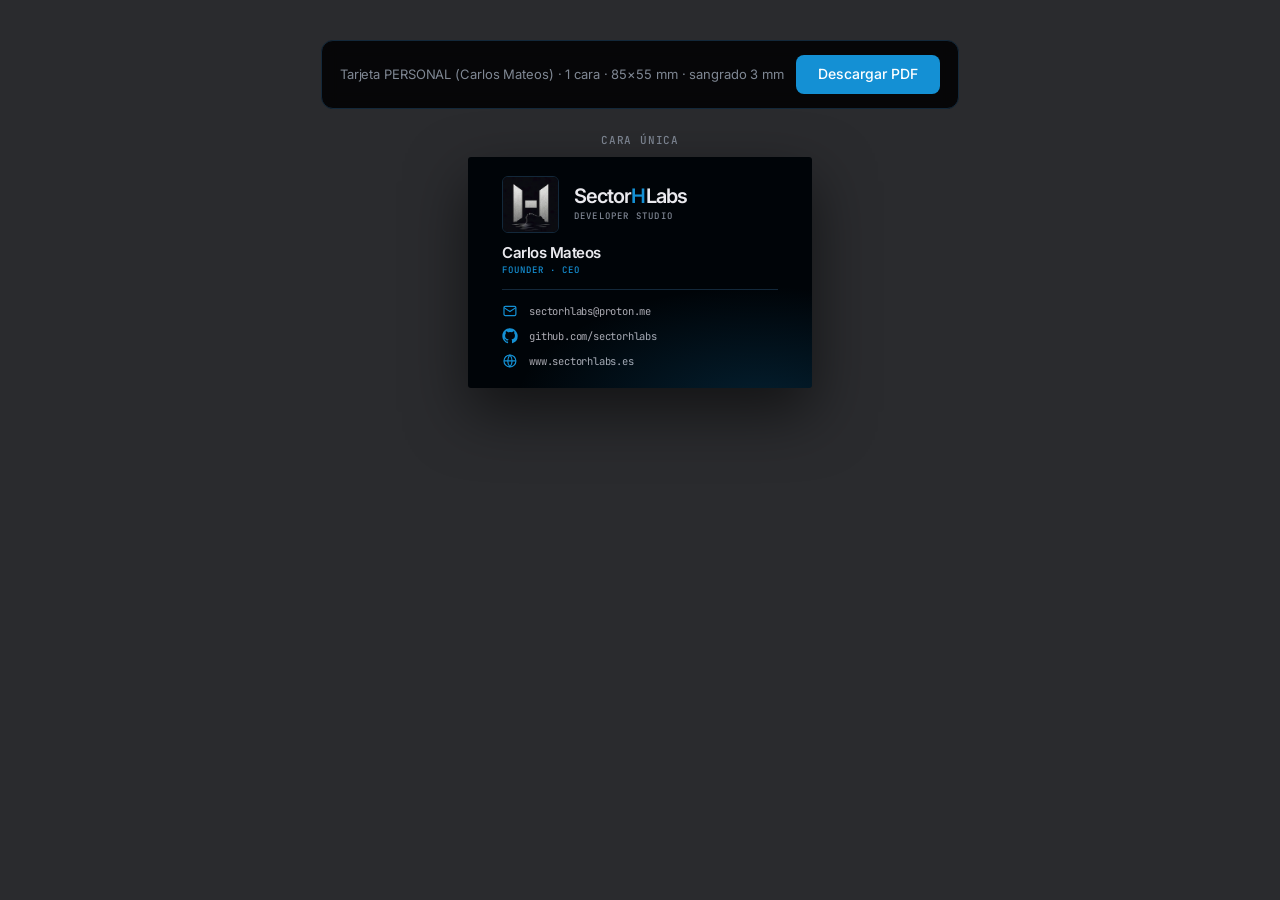
<file: tarjeta/personal-1cara.html>
<!DOCTYPE html>
<html lang="es">
<head>
<meta charset="UTF-8">
<meta name="viewport" content="width=device-width, initial-scale=1.0">
<title>Carlos Mateos · SectorHLabs · Tarjeta personal (1 cara)</title>
<link rel="preconnect" href="https://fonts.googleapis.com">
<link rel="preconnect" href="https://fonts.gstatic.com" crossorigin>
<link href="https://fonts.googleapis.com/css2?family=Inter:wght@400;500;600;700&family=JetBrains+Mono:wght@400;500&display=swap" rel="stylesheet">
<style>
  :root{
    --primary:#1490d4;--primary-hover:#3aa6e0;
    --ink:#e9e9ee;--ink-muted:#acacb4;--ink-subtle:#7f8794;
    --canvas:#000408;--surface-1:#030d1c;--hairline:#13283a;--hairline-strong:#1e3a52;
    --bleed:3mm;--safe:5mm;--doc-w:91mm;--doc-h:61mm;
  }
  *{box-sizing:border-box;margin:0;padding:0;}
  body{font-family:'Inter',-apple-system,system-ui,sans-serif;background:#2a2b2e;color:var(--ink);
       -webkit-font-smoothing:antialiased;display:flex;flex-direction:column;align-items:center;gap:24px;padding:40px 16px 80px;}
  .toolbar{position:sticky;top:0;z-index:10;display:flex;gap:12px;align-items:center;flex-wrap:wrap;justify-content:center;
           background:rgba(1,1,2,.85);backdrop-filter:blur(8px);border:1px solid var(--hairline);border-radius:12px;padding:14px 18px;}
  .toolbar p{font-size:13px;color:var(--ink-subtle);letter-spacing:-.1px;}
  .btn{font:500 14px/1.2 'Inter',sans-serif;background:var(--primary);color:#fff;border:none;padding:11px 22px;border-radius:8px;cursor:pointer;transition:background .15s ease;}
  .btn:hover{background:var(--primary-hover);}
  .stage{display:flex;flex-direction:column;gap:32px;align-items:center;}
  .label{font:500 11px/1.3 'JetBrains Mono',monospace;color:var(--ink-subtle);text-transform:uppercase;letter-spacing:.8px;text-align:center;margin-bottom:10px;}

  .card{position:relative;width:var(--doc-w);height:var(--doc-h);background:var(--canvas);color:var(--ink);overflow:hidden;
        border-radius:3px;box-shadow:0 24px 60px rgba(0,0,0,.55);padding:var(--bleed);}
  .inner{position:relative;width:100%;height:100%;padding:calc(var(--safe) - var(--bleed)) 6mm;display:flex;
         flex-direction:column;justify-content:space-between;}
  .card::after{content:"";position:absolute;inset:0;pointer-events:none;
        background:radial-gradient(120% 90% at 85% 110%,rgba(20,144,212,.20),transparent 60%);}

  .logo{object-fit:cover;object-position:center;border:1px solid var(--hairline);border-radius:6px;background:var(--canvas);flex:none;
        width:15mm;height:15mm;}
  .head{display:flex;align-items:center;gap:4mm;}
  .brand{display:flex;flex-direction:column;gap:2px;}
  .brand h1{font:600 20px/1.0 'Inter',sans-serif;letter-spacing:-.9px;color:var(--ink);}
  .brand h1 b{color:var(--primary);font-weight:600;}
  .brand .eyebrow{font:500 9px/1.3 'JetBrains Mono',monospace;letter-spacing:1.2px;text-transform:uppercase;color:var(--ink-subtle);margin-top:3px;}

  .person h2{font:600 15px/1.1 'Inter',sans-serif;letter-spacing:-.5px;color:var(--ink);}
  .person .role{font:500 9px/1.3 'JetBrains Mono',monospace;letter-spacing:1px;text-transform:uppercase;color:var(--primary);margin-top:3px;}

  .rule{height:1px;background:var(--hairline);width:100%;}
  .contact{display:flex;flex-direction:column;gap:2.4mm;}
  .row{display:flex;align-items:center;gap:3mm;font:400 10.5px/1 'JetBrains Mono',monospace;color:var(--ink-muted);letter-spacing:-.2px;}
  .row .ic{width:4.2mm;height:4.2mm;flex:none;color:var(--primary);}

  @page{ size:91mm 61mm; margin:0; }
  @media print{
    html,body{background:#fff;}
    body{padding:0;gap:0;display:block;}
    .toolbar,.label{display:none !important;}
    .stage{display:block;}
    .card{box-shadow:none;border-radius:0;width:91mm;height:61mm;}
    *{-webkit-print-color-adjust:exact !important;print-color-adjust:exact !important;}
  }
</style>
</head>
<body>
  <div class="toolbar no-print">
    <p>Tarjeta PERSONAL (Carlos Mateos) · 1 cara · 85×55&nbsp;mm · sangrado 3&nbsp;mm</p>
    <button class="btn" onclick="window.print()">Descargar PDF</button>
  </div>

  <div class="stage">
    <div>
      <p class="label">Cara única</p>
      <div class="card">
        <div class="inner">
          <div class="head">
            <img class="logo" src="../assets/logo_sin_texto.webp" alt="SectorHLabs">
            <div class="brand">
              <h1>Sector<b>H</b>Labs</h1>
              <span class="eyebrow">Developer Studio</span>
            </div>
          </div>
          <div class="person">
            <h2>Carlos Mateos</h2>
            <div class="role">Founder · CEO</div>
          </div>
          <div class="rule"></div>
          <div class="contact">
            <div class="row">
              <svg class="ic" viewBox="0 0 24 24" fill="none" stroke="currentColor" stroke-width="1.8"><rect x="3" y="5" width="18" height="14" rx="2"/><path d="m3 7 9 6 9-6"/></svg>
              sectorhlabs@proton.me
            </div>
            <div class="row">
              <svg class="ic" viewBox="0 0 24 24" fill="currentColor"><path d="M12 .5C5.7.5.5 5.7.5 12c0 5.1 3.3 9.4 7.9 10.9.6.1.8-.2.8-.6v-2c-3.2.7-3.9-1.5-3.9-1.5-.5-1.3-1.3-1.7-1.3-1.7-1-.7.1-.7.1-.7 1.2.1 1.8 1.2 1.8 1.2 1 1.8 2.7 1.3 3.4 1 .1-.8.4-1.3.7-1.6-2.6-.3-5.3-1.3-5.3-5.7 0-1.3.5-2.3 1.2-3.1-.1-.3-.5-1.5.1-3.1 0 0 1-.3 3.3 1.2a11.5 11.5 0 0 1 6 0C17.3 4.7 18.3 5 18.3 5c.6 1.6.2 2.8.1 3.1.8.8 1.2 1.8 1.2 3.1 0 4.4-2.7 5.4-5.3 5.7.4.4.8 1.1.8 2.2v3.3c0 .4.2.7.8.6a11.5 11.5 0 0 0 7.9-10.9C23.5 5.7 18.3.5 12 .5Z"/></svg>
              github.com/sectorhlabs
            </div>
            <div class="row">
              <svg class="ic" viewBox="0 0 24 24" fill="none" stroke="currentColor" stroke-width="1.8"><circle cx="12" cy="12" r="9"/><path d="M3 12h18M12 3a14 14 0 0 1 0 18M12 3a14 14 0 0 0 0 18"/></svg>
              www.sectorhlabs.es
            </div>
          </div>
        </div>
      </div>
    </div>
  </div>
</body>
</html>
</file>
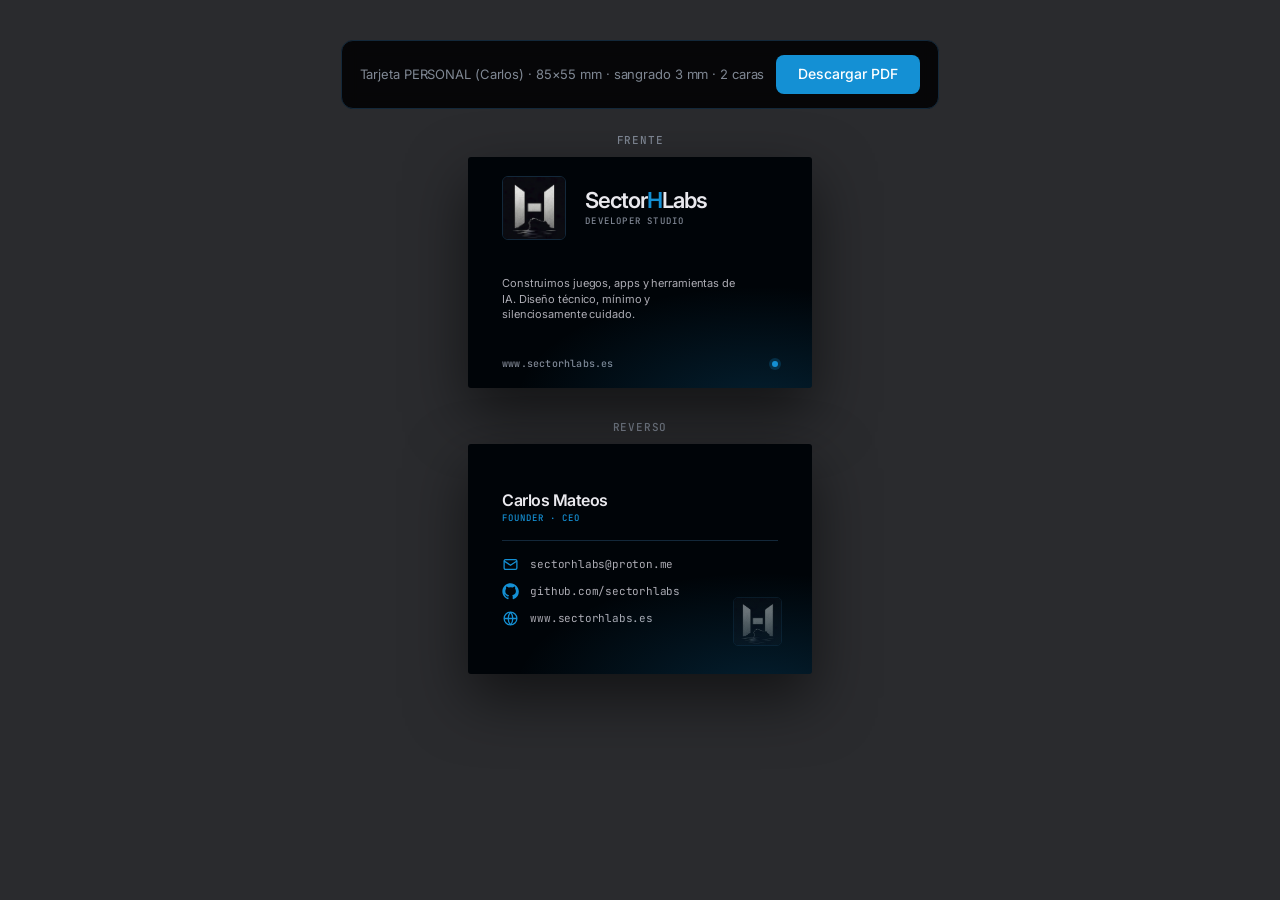
<file: tarjeta/personal.html>
<!DOCTYPE html>
<html lang="es">
<head>
<meta charset="UTF-8">
<meta name="viewport" content="width=device-width, initial-scale=1.0">
<title>Carlos · SectorHLabs · Tarjeta personal</title>
<link rel="preconnect" href="https://fonts.googleapis.com">
<link rel="preconnect" href="https://fonts.gstatic.com" crossorigin>
<link href="https://fonts.googleapis.com/css2?family=Inter:wght@400;500;600;700&family=JetBrains+Mono:wght@400;500&display=swap" rel="stylesheet">
<style>
  :root{
    --primary:#1490d4;--primary-hover:#3aa6e0;
    --ink:#e9e9ee;--ink-muted:#acacb4;--ink-subtle:#7f8794;
    --canvas:#000408;--surface-1:#030d1c;--hairline:#13283a;--hairline-strong:#1e3a52;
    --bleed:3mm;--safe:5mm;--doc-w:91mm;--doc-h:61mm;
  }
  *{box-sizing:border-box;margin:0;padding:0;}
  body{font-family:'Inter',-apple-system,system-ui,sans-serif;background:#2a2b2e;color:var(--ink);
       -webkit-font-smoothing:antialiased;display:flex;flex-direction:column;align-items:center;gap:24px;padding:40px 16px 80px;}
  .toolbar{position:sticky;top:0;z-index:10;display:flex;gap:12px;align-items:center;flex-wrap:wrap;justify-content:center;
           background:rgba(1,1,2,.85);backdrop-filter:blur(8px);border:1px solid var(--hairline);border-radius:12px;padding:14px 18px;}
  .toolbar p{font-size:13px;color:var(--ink-subtle);letter-spacing:-.1px;}
  .btn{font:500 14px/1.2 'Inter',sans-serif;background:var(--primary);color:#fff;border:none;padding:11px 22px;border-radius:8px;cursor:pointer;transition:background .15s ease;}
  .btn:hover{background:var(--primary-hover);}
  .stage{display:flex;flex-direction:column;gap:32px;align-items:center;}
  .label{font:500 11px/1.3 'JetBrains Mono',monospace;color:var(--ink-subtle);text-transform:uppercase;letter-spacing:.8px;text-align:center;margin-bottom:10px;}

  .card{position:relative;width:var(--doc-w);height:var(--doc-h);background:var(--canvas);color:var(--ink);overflow:hidden;
        border-radius:3px;box-shadow:0 24px 60px rgba(0,0,0,.55);padding:var(--bleed);}
  .inner{position:relative;width:100%;height:100%;padding:calc(var(--safe) - var(--bleed)) 6mm;display:flex;}
  .card::after{content:"";position:absolute;inset:0;pointer-events:none;
        background:radial-gradient(120% 90% at 85% 110%,rgba(20,144,212,.20),transparent 60%);}

  /* logo tile: cover -> llena el marco sin bandas */
  .logo{object-fit:cover;object-position:center;border:1px solid var(--hairline);border-radius:6px;background:var(--canvas);flex:none;}

  /* ---------- FRENTE ---------- */
  .front .inner{flex-direction:column;justify-content:space-between;}
  .front .top{display:flex;align-items:center;gap:5mm;}
  .front .logo{width:17mm;height:17mm;}
  .front .brand{display:flex;flex-direction:column;gap:2px;}
  .front .brand h1{font:600 22px/1.0 'Inter',sans-serif;letter-spacing:-1px;color:var(--ink);}
  .front .brand h1 b{color:var(--primary);font-weight:600;}
  .front .brand .eyebrow{font:500 9px/1.3 'JetBrains Mono',monospace;letter-spacing:1.2px;text-transform:uppercase;color:var(--ink-subtle);margin-top:3px;}
  .front .tagline{font:400 11px/1.45 'Inter',sans-serif;letter-spacing:-.1px;color:var(--ink-muted);max-width:62mm;}
  .front .foot{display:flex;align-items:center;justify-content:space-between;}
  .front .foot .url{font:500 10px/1 'JetBrains Mono',monospace;color:var(--ink-subtle);letter-spacing:.2px;}
  .front .dot{width:6px;height:6px;border-radius:50%;background:var(--primary);box-shadow:0 0 0 3px rgba(20,144,212,.22);}

  /* ---------- REVERSO ---------- */
  .back .inner{flex-direction:column;justify-content:center;gap:4mm;}
  .back .person h2{font:600 16px/1.1 'Inter',sans-serif;letter-spacing:-.5px;color:var(--ink);}
  .back .person .role{font:500 9px/1.3 'JetBrains Mono',monospace;letter-spacing:1px;text-transform:uppercase;color:var(--primary);margin-top:4px;}
  .back .rule{height:1px;background:var(--hairline);width:100%;}
  .back .contact{display:flex;flex-direction:column;gap:2.6mm;}
  .back .row{display:flex;align-items:center;gap:3mm;font:400 11px/1 'JetBrains Mono',monospace;color:var(--ink-muted);letter-spacing:-.2px;}
  .back .row .ic{width:4.5mm;height:4.5mm;flex:none;color:var(--primary);}
  .back .watermark{position:absolute;right:5mm;bottom:4.5mm;width:13mm;height:13mm;object-fit:cover;opacity:.5;border:1px solid var(--hairline);border-radius:5px;}

  @page{ size:91mm 61mm; margin:0; }
  @media print{
    html,body{background:#fff;}
    body{padding:0;gap:0;display:block;}
    .toolbar,.label{display:none !important;}
    .stage{display:block;}
    .card{box-shadow:none;border-radius:0;width:91mm;height:61mm;page-break-after:always;break-after:page;}
    .card:last-child{page-break-after:auto;break-after:auto;}
    *{-webkit-print-color-adjust:exact !important;print-color-adjust:exact !important;}
  }
</style>
</head>
<body>
  <div class="toolbar no-print">
    <p>Tarjeta PERSONAL (Carlos) · 85×55&nbsp;mm · sangrado 3&nbsp;mm · 2 caras</p>
    <button class="btn" onclick="window.print()">Descargar PDF</button>
  </div>

  <div class="stage">
    <!-- FRENTE -->
    <div>
      <p class="label">Frente</p>
      <div class="card front">
        <div class="inner">
          <div class="top">
            <img class="logo" src="../assets/logo_sin_texto.webp" alt="SectorHLabs">
            <div class="brand">
              <h1>Sector<b>H</b>Labs</h1>
              <span class="eyebrow">Developer Studio</span>
            </div>
          </div>
          <p class="tagline">Construimos juegos, apps y herramientas de IA. Diseño técnico, mínimo y silenciosamente cuidado.</p>
          <div class="foot">
            <span class="url">www.sectorhlabs.es</span>
            <span class="dot"></span>
          </div>
        </div>
      </div>
    </div>
    <!-- REVERSO -->
    <div>
      <p class="label">Reverso</p>
      <div class="card back">
        <div class="inner">
          <div class="person">
            <h2>Carlos Mateos</h2>
            <div class="role">Founder · CEO</div>
          </div>
          <div class="rule"></div>
          <div class="contact">
            <div class="row">
              <svg class="ic" viewBox="0 0 24 24" fill="none" stroke="currentColor" stroke-width="1.8"><rect x="3" y="5" width="18" height="14" rx="2"/><path d="m3 7 9 6 9-6"/></svg>
              sectorhlabs@proton.me
            </div>
            <div class="row">
              <svg class="ic" viewBox="0 0 24 24" fill="currentColor"><path d="M12 .5C5.7.5.5 5.7.5 12c0 5.1 3.3 9.4 7.9 10.9.6.1.8-.2.8-.6v-2c-3.2.7-3.9-1.5-3.9-1.5-.5-1.3-1.3-1.7-1.3-1.7-1-.7.1-.7.1-.7 1.2.1 1.8 1.2 1.8 1.2 1 1.8 2.7 1.3 3.4 1 .1-.8.4-1.3.7-1.6-2.6-.3-5.3-1.3-5.3-5.7 0-1.3.5-2.3 1.2-3.1-.1-.3-.5-1.5.1-3.1 0 0 1-.3 3.3 1.2a11.5 11.5 0 0 1 6 0C17.3 4.7 18.3 5 18.3 5c.6 1.6.2 2.8.1 3.1.8.8 1.2 1.8 1.2 3.1 0 4.4-2.7 5.4-5.3 5.7.4.4.8 1.1.8 2.2v3.3c0 .4.2.7.8.6a11.5 11.5 0 0 0 7.9-10.9C23.5 5.7 18.3.5 12 .5Z"/></svg>
              github.com/sectorhlabs
            </div>
            <div class="row">
              <svg class="ic" viewBox="0 0 24 24" fill="none" stroke="currentColor" stroke-width="1.8"><circle cx="12" cy="12" r="9"/><path d="M3 12h18M12 3a14 14 0 0 1 0 18M12 3a14 14 0 0 0 0 18"/></svg>
              www.sectorhlabs.es
            </div>
          </div>
          <img class="watermark" src="../assets/logo_sin_texto.webp" alt="">
        </div>
      </div>
    </div>
  </div>
</body>
</html>
</file>
<file: css/styles.css>
/* ============================================
   SectorHLabs — Landing v2
   ============================================ */

:root {
    /* Surface — fondos (de oscuro a menos oscuro) */
    --bg: #000408;
    --bg-2: #010613;
    --bg-3: #030d1c;

    /* Líneas / bordes */
    --line: rgba(255,255,255,0.08);
    --line-strong: rgba(255,255,255,0.18);

    /* Texto */
    --text: #e9e9ee;
    --muted: #acacb4;
    --silver: #c4c4cc;
    --silver-2: #b2b2ba;

    /* Acento de marca — AZUL (no violeta). Único color cromático. */
    --accent: #0B5A85;        /* azul base · CTAs, ::selection, btn-primary */
    --accent-bright: #1490d4; /* azul brillante · highlight "H" del wordmark, hovers */
    --accent-deep: #084266;   /* azul profundo · sombras/bordes de acento */
    --accent-glow: rgba(11,90,133,0.25); /* halo/glow del acento */

    /* Semántico */
    --ok: #7ee787;            /* verde · éxito */

    --font-sans: 'Inter', -apple-system, system-ui, sans-serif;
    --font-mono: 'JetBrains Mono', ui-monospace, monospace;

    --container: 1400px;
    --nav-h: 64px;
    --section-py: 120px;
    --radius: 14px;

    /* Motion tokens */
    --ease-entry:    cubic-bezier(0.22, 0.61, 0.36, 1);
    --ease-exit:     cubic-bezier(0.4, 0, 1, 1);
    --ease-emphasis: cubic-bezier(0.4, 0, 0.2, 1);
    --ease-bounce:   cubic-bezier(0.2, 0.8, 0.2, 1.1);
    --dur-fast:      150ms;
    --dur-base:      300ms;
    --dur-slow:      500ms;
    --dur-reveal:    500ms;
    --dur-hero:      1000ms;
    --stagger-xs:    60ms;
    --stagger-sm:    80ms;
    --stagger-md:    100ms;
    --stagger-lg:    120ms;
}

*, *::before, *::after { box-sizing: border-box; margin: 0; padding: 0; }

html {
    -webkit-font-smoothing: antialiased;
    -moz-osx-font-smoothing: grayscale;
    scrollbar-width: none;
}
html::-webkit-scrollbar { display: none; }

body {
    position: relative; /* contexto para la regla batimétrica de altura completa */
    background: var(--bg);
    color: var(--text);
    font-family: var(--font-sans);
    font-size: 15px;
    line-height: 1.6;
    overflow-x: hidden;
}

/* Grain overlay — noise texture across whole page */
body::after {
    content: "";
    position: fixed;
    inset: 0;
    z-index: 50;
    pointer-events: none;
    opacity: 0.045;
    background-image: url("data:image/svg+xml,%3Csvg xmlns='http://www.w3.org/2000/svg' width='160' height='160'%3E%3Cfilter id='n'%3E%3CfeTurbulence type='fractalNoise' baseFrequency='0.65' numOctaves='3' stitchTiles='stitch'/%3E%3C/filter%3E%3Crect width='100%25' height='100%25' filter='url(%23n)'/%3E%3C/svg%3E");
}

a { color: inherit; text-decoration: none; }
img { display: block; max-width: 100%; }
ul { list-style: none; }

::selection { background: var(--accent); color: #fff; }

.container {
    width: 100%;
    max-width: var(--container);
    margin: 0 auto;
    padding: 0 36px;
}

/* ===== Nav ===== */
.nav {
    position: fixed; top: 0; left: 0; right: 0; z-index: 100;
    height: var(--nav-h);
    border-bottom: 1px solid transparent;
    transition: border-color .3s;
}
.nav::before {
    content: "";
    position: absolute; inset: 0; z-index: -1;
    background: linear-gradient(180deg, rgba(0,0,0,0.7), rgba(0,0,0,0));
    backdrop-filter: blur(10px);
    -webkit-backdrop-filter: blur(10px);
    transition: background .3s;
}
.nav.scrolled { border-color: var(--line); }
.nav.scrolled::before { background: rgba(0,0,0,0.8); }

.nav-container {
    display: flex; align-items: center; justify-content: space-between;
    height: 100%;
}

.nav-brand {
    display: flex; align-items: center; gap: 10px;
}
.nav-logo-img { width: 30px; height: 30px; object-fit: contain; }
.nav-wordmark {
    font-family: var(--font-mono); font-weight: 600; font-size: 13px;
    letter-spacing: .16em;
}
.nav-wordmark span { color: var(--accent-bright); }

.nav-links {
    display: flex; align-items: center; gap: 28px;
}
.nav-links a {
    font-family: var(--font-mono); font-size: 11px; letter-spacing: .16em;
    text-transform: uppercase; color: var(--muted);
    position: relative; padding: 4px 0; transition: color .25s;
}
.nav-links a:hover { color: var(--text); }
.nav-links a::after {
    content: ""; position: absolute; left: 0; right: 0; bottom: -2px;
    height: 1px; background: var(--accent);
    transform: scaleX(0); transform-origin: left; transition: transform .3s;
}
.nav-links a:hover::after { transform: scaleX(1); }

.nav-toggle {
    display: none; flex-direction: column; justify-content: center;
    gap: 5px; width: 44px; height: 44px; background: none; border: none; cursor: pointer; padding: 10px;
}
.nav-toggle-line { display: block; width: 100%; height: 1px; background: var(--text); transition: transform .3s, opacity .3s; }
.nav-toggle[aria-expanded="true"] .nav-toggle-line:first-child { transform: translateY(3px) rotate(45deg); }
.nav-toggle[aria-expanded="true"] .nav-toggle-line:last-child { transform: translateY(-3px) rotate(-45deg); }

/* ===== Hero ===== */
.hero {
    position: relative; min-height: 100vh;
    display: flex; align-items: center;
    overflow: hidden;
    isolation: isolate;
}

.hero::after {
    content: "";
    position: absolute;
    inset: auto 0 0;
    height: 34vh;
    z-index: 1;
    pointer-events: none;
    /* funde el hero hacia el océano, no hacia negro */
    background: linear-gradient(180deg, transparent, transparent 72%);
}

.hero-grid-bg {
    position: absolute; inset: 0; z-index: 0; opacity: .08; pointer-events: none;
    background-image:
        linear-gradient(rgba(255,255,255,0.06) 1px, transparent 1px),
        linear-gradient(90deg, rgba(255,255,255,0.06) 1px, transparent 1px);
    background-size: 60px 60px;
    mask-image: radial-gradient(ellipse at center, #000 25%, transparent 70%);
    -webkit-mask-image: radial-gradient(ellipse at center, #000 25%, transparent 70%);
}

.hero-ambient {
    position: absolute;
    z-index: 0;
    pointer-events: none;
    border-radius: 50%;
    filter: blur(42px);
    opacity: .45;
    transform: translate3d(0,0,0);
}
.hero-ambient-a {
    width: 42vw;
    height: 42vw;
    left: -18vw;
    top: 18vh;
    background: radial-gradient(circle, rgba(11,90,133,.32), rgba(11,90,133,0) 68%);
}
.hero-ambient-b {
    width: 34vw;
    height: 34vw;
    right: -12vw;
    top: 4vh;
    background: radial-gradient(circle, rgba(126,231,135,.12), rgba(126,231,135,0) 68%);
}

.hero-inner {
    position: relative; z-index: 5;
    width: 100%;
}

.hero-split {
    display: grid;
    grid-template-columns: 1fr 1fr;
    gap: 60px;
    align-items: center;
    min-height: calc(100vh - var(--nav-h));
    padding: 40px 0;
}

.hero-visual {
    display: flex; align-items: center; justify-content: center;
}

.hero-mark {
    position: relative;
    width: min(500px, 100%);
    aspect-ratio: 1;
    display: grid;
    place-items: center;
}
.hero-mark::before {
    content: "";
    position: absolute;
    inset: 6%;
    border: 1px solid rgba(255,255,255,.08);
    clip-path: polygon(14px 0, 100% 0, 100% calc(100% - 14px), calc(100% - 14px) 100%, 0 100%, 0 14px);
}

.hero-logo {
    width: 100%;
    max-width: 500px;
    height: auto;
    opacity: 0.24;
    filter: drop-shadow(0 0 60px rgba(11,90,133,0.4));
    animation: logoFloat 6s ease-in-out infinite alternate;
    will-change: transform;
}

@keyframes logoFloat {
    from { transform: translateY(0); }
    to { transform: translateY(-14px); }
}

.hero-kicker {
    display: inline-flex; align-items: center; gap: 8px;
    font-family: var(--font-mono); font-size: 10px; letter-spacing: .3em;
    text-transform: uppercase; color: var(--silver-2);
    padding: 6px 12px; border: 1px solid var(--line-strong);
    clip-path: polygon(5px 0, 100% 0, 100% calc(100% - 5px), calc(100% - 5px) 100%, 0 100%, 0 5px);
    background: rgba(0,0,0,0.4); margin-bottom: 24px;
}
.kicker-dot { width: 5px; height: 5px; background: var(--accent); border-radius: 50%; box-shadow: 0 0 8px var(--accent); }

.hero-title {
    font-family: var(--font-sans); font-weight: 700;
    font-size: clamp(56px, 8vw, 110px); line-height: .92;
    letter-spacing: -0.02em; text-transform: uppercase; color: #fff;
}
.title-row { display: block; overflow: hidden; }
.title-row span {
    display: inline-block; transform: translateY(110%);
    transition: transform 1s cubic-bezier(.2,.8,.2,1);
}
.hero.lit .title-row span { transform: translateY(0); }
.hero.lit .title-row:nth-child(2) span { transition-delay: .12s; }
.hero.lit .title-row:nth-child(3) span { transition-delay: .24s; }

.title-accent {
    color: var(--accent-bright);
}
.title-outline {
    -webkit-text-stroke: 1.2px rgba(255,255,255,0.45);
    -webkit-text-fill-color: transparent;
}

.hero-sub {
    margin-top: 20px; max-width: 500px;
    font-size: 17px; line-height: 1.55; color: #cfcfd6; font-weight: 300;
    opacity: 0; transition: opacity .8s ease .8s;
}
.hero.lit .hero-sub { opacity: 1; }
.hero-sub b { color: #fff; font-weight: 500; }

.hero-ctas {
    display: flex; flex-wrap: wrap; gap: 12px; margin-top: 28px;
    opacity: 0; transition: opacity .8s ease 1s;
}
.hero.lit .hero-ctas { opacity: 1; }


/* Buttons */
.btn {
    display: inline-flex; align-items: center; gap: 10px;
    padding: 14px 24px;
    font-family: var(--font-mono); font-size: 11px; letter-spacing: .2em;
    text-transform: uppercase; font-weight: 500; cursor: pointer;
    transition: all .25s;
    clip-path: polygon(8px 0, 100% 0, 100% calc(100% - 8px), calc(100% - 8px) 100%, 0 100%, 0 8px);
}
.btn-primary { background: var(--accent); color: #fff; border: 1px solid var(--accent); }
.btn-primary:hover { background: var(--accent-bright); box-shadow: 0 0 36px rgba(11,90,133,.4); }
.btn-primary svg { transition: transform .25s; }
.btn-primary:hover svg { transform: translateX(3px); }
.btn-ghost-rim {
    display: inline-flex;
    clip-path: polygon(8px 0, 100% 0, 100% calc(100% - 8px), calc(100% - 8px) 100%, 0 100%, 0 8px);
    background: rgba(255,255,255,0.35);
    padding: 1px;
    line-height: 0;
}
.btn-ghost-rim:hover { background: rgba(255,255,255,0.52); }
.btn-ghost { clip-path: none; border: none; color: var(--silver); background: rgba(0,0,0,0.35); }
.btn-ghost:hover { color: var(--ink); background: rgba(255,255,255,0.04); }

/* ===== Section Base ===== */
.block {
    position: relative; padding: var(--section-py) 0;
}

.sec-head {
    display: flex; align-items: flex-end; justify-content: space-between;
    gap: 40px; margin-bottom: 56px; flex-wrap: wrap;
}
.sec-id {
    font-family: var(--font-mono); font-size: 10px; letter-spacing: .3em;
    color: var(--accent-bright); text-transform: uppercase;
    display: flex; align-items: center; gap: 10px; margin-bottom: 12px;
}
.sec-id::before { content: ""; width: 20px; height: 1px; background: var(--accent); }
.sec-title {
    font-family: var(--font-sans); font-weight: 600;
    font-size: clamp(32px, 4.2vw, 56px); line-height: 1.05;
    letter-spacing: -0.01em; text-transform: uppercase;
}
.sec-title em { font-style: normal; color: var(--accent-bright); }
.sec-desc { max-width: 400px; color: var(--muted); font-size: 14px; line-height: 1.6; }

/* ===== Trinity ===== */
.trinity {
    display: grid; grid-template-columns: repeat(3, 1fr);
    gap: 1px; background: var(--line); border: 1px solid var(--line);
}

.pillar {
    position: relative;
    /* scrim translúcido: legibilidad sin tapar el océano de fondo */
    background: rgba(3, 13, 28, 0.55);
    padding: 40px 32px 48px; min-height: 420px;
    display: flex; flex-direction: column;
    transition: background .3s; overflow: hidden;
}
@media (min-width: 760px) {
    .pillar { backdrop-filter: blur(2px); -webkit-backdrop-filter: blur(2px); }
}
.pillar::before {
    content: ""; position: absolute; inset: 0;
    background: radial-gradient(ellipse at 50% 100%, rgba(11,90,133,0), transparent 70%);
    transition: background .35s; pointer-events: none;
}
.pillar:hover::before {
    background: radial-gradient(ellipse at 50% 100%, rgba(11,90,133,0.15), transparent 65%);
}

.pillar-glyph {
    position: absolute; right: 20px; top: 28px;
    font-family: var(--font-sans); font-weight: 700; font-size: 100px;
    line-height: 1; color: transparent;
    -webkit-text-stroke: 1px rgba(255,255,255,0.05);
    pointer-events: none;
}
.pillar-num {
    font-family: var(--font-mono); font-size: 10px; letter-spacing: .3em; color: var(--muted);
}
.pillar-title {
    font-family: var(--font-sans); font-weight: 700; font-size: 44px;
    line-height: 1; text-transform: uppercase; margin: 12px 0 18px;
    letter-spacing: .02em;
}
.pillar-desc { color: #bcbcc4; font-size: 14px; line-height: 1.6; margin-bottom: 20px; }
.pillar-list {
    display: flex; flex-direction: column; gap: 8px;
    font-family: var(--font-mono); font-size: 11px; color: var(--silver-2);
    margin-top: auto;
}
.pillar-list li {
    display: flex; align-items: center; gap: 8px;
    padding-bottom: 8px; border-bottom: 1px dashed var(--line);
}
.pillar-list li::before { content: "›"; color: var(--accent); }

/* ===== Show Grid ===== */
.show-grid {
    display: grid;
    grid-template-columns: 1.3fr 1fr 1fr;
    grid-template-rows: auto auto;
    gap: 16px;
}

.card {
    position: relative; background: var(--bg-3); border: 1px solid var(--line);
    overflow: hidden;
    clip-path: polygon(12px 0, 100% 0, 100% calc(100% - 12px), calc(100% - 12px) 100%, 0 100%, 0 12px);
    transition: transform .35s, border-color .35s, background .35s;
}
.card:hover { transform: translateY(-3px); border-color: rgba(20,144,212,.38); background: #04101f; }
.card-large { grid-row: span 2; display: flex; flex-direction: column; }
.card-featured { background: #030913; }

.card-media {
    height: 240px; position: relative;
    overflow: hidden;
    background:
        repeating-linear-gradient(45deg, rgba(255,255,255,0.02) 0 10px, transparent 10px 20px),
        linear-gradient(135deg, #0e0e18, #070710);
}
.card-large .card-media { flex: 1; height: auto; min-height: 340px; }
.card-media::before {
    content: "";
    position: absolute;
    inset: 0;
    background-image:
        linear-gradient(rgba(255,255,255,.055) 1px, transparent 1px),
        linear-gradient(90deg, rgba(255,255,255,.045) 1px, transparent 1px);
    background-size: 34px 34px;
    mask-image: linear-gradient(180deg, #000, transparent 82%);
    -webkit-mask-image: linear-gradient(180deg, #000, transparent 82%);
    opacity: .42;
}
.card-media::after {
    content: "";
    position: absolute;
    inset: 0;
    background: radial-gradient(ellipse at 50% 35%, rgba(11,90,133,.28), transparent 62%);
    opacity: .75;
}
.media-real {
    background: #090705;
}
.media-real::before {
    z-index: 2;
    opacity: .22;
    mix-blend-mode: overlay;
}
.media-real::after {
    z-index: 3;
    background:
        linear-gradient(180deg, rgba(0,0,0,.08), transparent 30%, rgba(0,0,0,.62)),
        radial-gradient(ellipse at 50% 30%, transparent 35%, rgba(0,0,0,.25) 100%);
    opacity: 1;
}
.media-real img {
    position: absolute;
    inset: 0;
    z-index: 1;
    width: 100%;
    height: 100%;
    object-fit: cover;
    object-position: 50% 50%;
    filter: saturate(.95) contrast(1.05) brightness(.82);
    transform: scale(1.01);
    transition: transform .5s var(--ease-entry), filter .5s var(--ease-entry);
}
.media-phone img {
    object-position: 50% 0;
}
.card:hover .media-real img {
    transform: scale(1.045);
    filter: saturate(1.05) contrast(1.08) brightness(.9);
}

.card-stamp {
    position: absolute; top: 14px; right: 14px; z-index: 4;
    font-family: var(--font-mono); font-size: 9px; letter-spacing: .18em;
    color: var(--silver-2); border: 1px solid var(--line-strong);
    padding: 4px 8px; background: rgba(0,0,0,0.5);
}
.card-media-label {
    position: absolute; inset: auto 0 0 0; z-index: 4; padding: 12px 16px;
    font-family: var(--font-mono); font-size: 10px; color: var(--muted);
    letter-spacing: .16em; text-transform: uppercase;
    border-top: 1px dashed var(--line); background: rgba(0,0,0,0.4);
}
.card-media-label b { color: var(--accent-bright); font-weight: 500; }

.game-map {
    position: absolute;
    inset: 64px 54px 74px;
    z-index: 2;
    transform: rotateX(58deg) rotateZ(45deg);
    transform-style: preserve-3d;
}
.game-map span {
    position: absolute;
    width: 76px;
    height: 76px;
    border: 1px solid rgba(20,144,212,.5);
    background: linear-gradient(135deg, rgba(20,144,212,.18), rgba(255,255,255,.03));
    box-shadow: 0 18px 40px rgba(11,90,133,.18);
}
.game-map span:nth-child(1) { left: 22%; top: 2%; }
.game-map span:nth-child(2) { left: 42%; top: 22%; transform: translateZ(22px); }
.game-map span:nth-child(3) { left: 62%; top: 42%; }
.game-map span:nth-child(4) { left: 20%; top: 44%; transform: translateZ(14px); }
.game-map span:nth-child(5) { left: 46%; top: 64%; }
.game-map span:nth-child(6) { left: 68%; top: 6%; transform: translateZ(30px); }
.game-hud {
    position: absolute;
    left: 22px;
    top: 22px;
    z-index: 3;
    display: flex;
    gap: 7px;
}
.game-hud i {
    width: 34px;
    height: 5px;
    background: rgba(126,231,135,.55);
    box-shadow: 0 0 12px rgba(126,231,135,.22);
}

.ai-window,
.app-board,
.phone-shell,
.rag-graph {
    position: absolute;
    z-index: 2;
}
.ai-window {
    left: 34px;
    right: 34px;
    top: 56px;
    display: grid;
    gap: 12px;
}
.ai-window span {
    height: 16px;
    border: 1px solid rgba(255,255,255,.1);
    background: linear-gradient(90deg, rgba(20,144,212,.38), rgba(20,144,212,.06));
}
.ai-window span:nth-child(2) { width: 72%; margin-left: 16%; }
.ai-window span:nth-child(3) { width: 84%; }
.ai-window span:nth-child(4) { width: 54%; margin-left: 30%; background: linear-gradient(90deg, rgba(126,231,135,.32), rgba(126,231,135,.04)); }

.app-board {
    inset: 46px 34px 56px;
    display: grid;
    grid-template-columns: 1.1fr .9fr;
    grid-template-rows: 38px 1fr 1fr;
    gap: 10px;
}
.app-board span {
    border: 1px solid rgba(255,255,255,.1);
    background: rgba(255,255,255,.045);
}
.app-board span:first-child {
    grid-column: 1 / -1;
    background: linear-gradient(90deg, rgba(20,144,212,.28), rgba(255,255,255,.04));
}
.app-board span:nth-child(2) { grid-row: span 2; }

.phone-shell {
    width: 86px;
    height: 154px;
    left: 50%;
    top: 34px;
    transform: translateX(-50%) rotate(-8deg);
    border: 1px solid rgba(255,255,255,.24);
    border-radius: 18px;
    background: linear-gradient(180deg, rgba(255,255,255,.08), rgba(255,255,255,.02));
    box-shadow: 26px 14px 50px rgba(11,90,133,.22);
    padding: 18px 12px;
}
.phone-shell span {
    display: block;
    height: 12px;
    margin-bottom: 12px;
    border-radius: 999px;
    background: rgba(20,144,212,.38);
}
.phone-shell span:nth-child(2) { width: 70%; background: rgba(255,255,255,.16); }
.phone-shell span:nth-child(3) { height: 54px; border-radius: 10px; background: rgba(126,231,135,.16); }

.rag-graph {
    inset: 48px 42px 62px;
}
.rag-graph::before,
.rag-graph::after {
    content: "";
    position: absolute;
    left: 18%;
    right: 18%;
    top: 50%;
    height: 1px;
    background: rgba(20,144,212,.42);
}
.rag-graph::after { transform: rotate(32deg); }
.rag-graph span {
    position: absolute;
    width: 34px;
    height: 34px;
    border-radius: 50%;
    border: 1px solid rgba(20,144,212,.58);
    background: rgba(11,90,133,.16);
    box-shadow: 0 0 24px rgba(11,90,133,.24);
}
.rag-graph span:nth-child(1) { left: 7%; top: 42%; }
.rag-graph span:nth-child(2) { left: 38%; top: 8%; }
.rag-graph span:nth-child(3) { left: 60%; top: 56%; }
.rag-graph span:nth-child(4) { right: 6%; top: 28%; }
.rag-graph span:nth-child(5) { left: 42%; top: 44%; width: 48px; height: 48px; background: rgba(126,231,135,.13); }

.media-tool,
.media-catastro {
    background:
        linear-gradient(135deg, rgba(11,90,133,.14), rgba(255,255,255,.02)),
        #080b12;
}
.media-tool::after,
.media-catastro::after {
    background: radial-gradient(ellipse at 50% 42%, rgba(20,144,212,.22), transparent 60%);
}
.tool-logo {
    position: absolute;
    z-index: 3;
    top: 34px;
    left: 34px;
    width: 58px;
    height: 58px;
    object-fit: contain;
    filter: drop-shadow(0 0 22px rgba(20,144,212,.24));
}
.doc-stack {
    position: absolute;
    z-index: 2;
    right: 34px;
    top: 42px;
    width: 112px;
    height: 136px;
}
.doc-stack span {
    position: absolute;
    inset: 0;
    border: 1px solid rgba(255,255,255,.16);
    background:
        linear-gradient(rgba(255,255,255,.12) 1px, transparent 1px) 18px 34px / 62px 14px no-repeat,
        linear-gradient(rgba(255,255,255,.08) 1px, transparent 1px) 18px 58px / 74px 12px no-repeat,
        linear-gradient(rgba(20,144,212,.24), rgba(255,255,255,.03));
    clip-path: polygon(0 0, 78% 0, 100% 18%, 100% 100%, 0 100%);
}
.doc-stack span:nth-child(1) { transform: translate(-28px, 12px) rotate(-8deg); opacity: .5; }
.doc-stack span:nth-child(2) { transform: translate(-12px, 4px) rotate(3deg); opacity: .72; }
.doc-stack span:nth-child(3) { transform: translate(8px, 0) rotate(9deg); }
.terminal-card {
    position: absolute;
    z-index: 3;
    left: 30px;
    right: 30px;
    top: 54px;
    padding: 18px;
    border: 1px solid rgba(255,255,255,.14);
    background: rgba(0,4,8,.58);
    font-family: var(--font-mono);
    font-size: 11px;
    letter-spacing: .08em;
    color: var(--silver);
    clip-path: polygon(10px 0, 100% 0, 100% calc(100% - 10px), calc(100% - 10px) 100%, 0 100%, 0 10px);
}
.terminal-card span {
    display: block;
    padding: 5px 0;
    border-bottom: 1px dashed rgba(255,255,255,.08);
}
.terminal-card span:last-child {
    color: var(--accent-bright);
    border-bottom: none;
}

.card-meta { padding: 20px 22px 24px; display: flex; flex-direction: column; gap: 6px; }
.card-tag {
    font-family: var(--font-mono); font-size: 9px; letter-spacing: .26em;
    color: var(--accent-bright); text-transform: uppercase;
}
.card-title {
    font-family: var(--font-sans); font-weight: 600; font-size: 20px;
    letter-spacing: .01em; text-transform: uppercase;
}
.card-desc { font-size: 13px; color: var(--muted); line-height: 1.55; }
.card-actions {
    display: flex;
    flex-wrap: wrap;
    gap: 10px;
    margin-top: 14px;
    font-family: var(--font-mono);
    font-size: 9px;
    letter-spacing: .18em;
    text-transform: uppercase;
}
.card-actions a,
.card-action-muted {
    display: inline-flex;
    align-items: center;
    min-height: 26px;
    padding: 6px 9px;
    border: 1px solid rgba(255,255,255,.1);
    background: rgba(255,255,255,.035);
}
.card-actions a {
    color: var(--accent-bright);
    transition: border-color .2s, background .2s, color .2s;
}
.card-actions a:hover {
    border-color: rgba(20,144,212,.45);
    background: rgba(20,144,212,.08);
    color: #fff;
}
.card-action-muted {
    color: var(--muted);
}
.card-stack {
    display: flex;
    flex-wrap: wrap;
    gap: 7px;
    margin-top: 12px;
}
.card-stack span {
    display: inline-flex;
    align-items: center;
    min-height: 24px;
    padding: 5px 8px;
    border: 1px solid rgba(255,255,255,.1);
    background: rgba(255,255,255,.035);
    font-family: var(--font-mono);
    font-size: 9px;
    letter-spacing: .14em;
    text-transform: uppercase;
    color: var(--silver-2);
}

/* ===== Process ===== */
.process {
    display: grid; grid-template-columns: repeat(4, 1fr);
    gap: 0; border-top: 1px solid var(--line); border-bottom: 1px solid var(--line);
}
.step {
    padding: 32px 24px 36px; border-right: 1px solid var(--line); position: relative;
}
.step:last-child { border-right: none; }
.step-num {
    font-family: var(--font-sans); font-weight: 700; font-size: 56px;
    line-height: 1; color: var(--accent-bright); opacity: .8; letter-spacing: -0.04em;
}
.step-name {
    font-family: var(--font-sans); font-weight: 600; font-size: 20px;
    text-transform: uppercase; margin: 16px 0 10px; letter-spacing: .02em;
}
.step-desc { color: var(--muted); font-size: 13px; line-height: 1.6; }
.step-dur {
    display: inline-block; margin-top: 16px;
    font-family: var(--font-mono); font-size: 10px; color: var(--silver-2);
    padding: 4px 10px; border: 1px solid var(--line);
}

/* ===== CTA Block ===== */
.cta-block {
    position: relative; padding: 100px 40px;
    background:
        radial-gradient(ellipse at 50% 100%, rgba(11,90,133,0.18), transparent 60%),
        linear-gradient(180deg, #06060a, #000);
    border: 1px solid var(--line); overflow: hidden;
    clip-path: polygon(24px 0, 100% 0, 100% calc(100% - 24px), calc(100% - 24px) 100%, 0 100%, 0 24px);
}
.cta-block::before {
    content: ""; position: absolute; inset: 0; opacity: .12; pointer-events: none;
    background-image:
        linear-gradient(rgba(255,255,255,.08) 1px, transparent 1px),
        linear-gradient(90deg, rgba(255,255,255,.08) 1px, transparent 1px);
    background-size: 70px 70px;
    mask-image: radial-gradient(ellipse at center, #000, transparent 65%);
    -webkit-mask-image: radial-gradient(ellipse at center, #000, transparent 65%);
}
.cta-inner { position: relative; z-index: 1; text-align: center; max-width: 800px; margin: 0 auto; }

/* Onda al click: anillos concéntricos que se expanden desde el punto pulsado,
   recortados al clip-path de la tarjeta. Detrás del texto (z-index 0). JS los
   crea y elimina (initRipple). Decorativo → off con reduced-motion. */
.ripple { position: absolute; z-index: 0; pointer-events: none; }
.ripple-ring {
    position: absolute; left: 0; top: 0;
    width: var(--s, 340px); height: var(--s, 340px);
    border: 1.5px solid rgba(20, 144, 212, .5); border-radius: 50%;
    opacity: 0; filter: blur(.7px); will-change: transform, opacity;
    /* arranca con energía y se frena al expandirse (desaceleración larga) */
    animation: ripple-out var(--rd, 1900ms) cubic-bezier(.11, .67, .19, 1) forwards;
}
/* cada onda con tamaño, ritmo y opacidad distintos → no se ve mecánico */
.ripple-ring:nth-child(1) { --s: 280px; --o: .5;  --rd: 1700ms; animation-delay: 0ms; }
.ripple-ring:nth-child(2) { --s: 380px; --o: .34; --rd: 2050ms; animation-delay: 190ms; }
.ripple-ring:nth-child(3) { --s: 300px; --o: .22; --rd: 1850ms; animation-delay: 450ms; }
@keyframes ripple-out {
    0%   { transform: translate(-50%, -50%) scale(.04); opacity: 0; }
    14%  { opacity: var(--o, .4); }
    100% { transform: translate(-50%, -50%) scale(1);   opacity: 0; }
}
.cta-title {
    font-family: var(--font-sans); font-weight: 700;
    font-size: clamp(36px, 5vw, 68px); line-height: 1;
    text-transform: uppercase; letter-spacing: -0.01em;
}
.cta-title em { font-style: normal; color: var(--accent-bright); text-shadow: 0 0 36px rgba(11,90,133,.4); }
.cta-desc { margin: 20px auto 32px; color: var(--muted); max-width: 520px; font-size: 15px; line-height: 1.6; }
.cta-row { display: flex; gap: 12px; justify-content: center; flex-wrap: wrap; }

/* ===== Footer ===== */
.footer {
    padding: 40px 0 28px; border-top: 1px solid var(--line); background: transparent;
}
.footer-inner {
    display: flex; justify-content: space-between; align-items: center; gap: 20px; flex-wrap: wrap;
}
.footer-brand { display: flex; align-items: center; gap: 10px; }
.footer-logo { width: 26px; height: 26px; object-fit: contain; }
.footer-wm {
    font-family: var(--font-mono); font-weight: 600; letter-spacing: .16em; font-size: 12px;
}
.footer-wm span { color: var(--accent-bright); }
.footer-links { display: flex; gap: 24px; }

/* Social links — el texto "rueda" hacia arriba y el icono entra desde abajo */
.social-link {
    --roll-h: 16px;
    display: inline-flex;
    height: var(--roll-h);
    overflow: hidden;
    color: var(--muted);
    transition: color var(--dur-base) var(--ease-emphasis);
}
.social-roll {
    display: flex;
    flex-direction: column;
    transition: transform var(--dur-base) var(--ease-bounce);
    will-change: transform;
}
.social-text,
.social-icon {
    display: flex; align-items: center; justify-content: center;
    height: var(--roll-h); flex: none;
    font-family: var(--font-mono); font-size: 10px; letter-spacing: .2em;
    text-transform: uppercase; white-space: nowrap;
}
.social-icon svg { width: 15px; height: 15px; display: block; }

.social-link:hover,
.social-link:focus-visible { color: var(--accent-bright); outline: none; }
.social-link:hover .social-roll,
.social-link:focus-visible .social-roll { transform: translateY(calc(-1 * var(--roll-h))); }

@media (prefers-reduced-motion: reduce) {
    .social-roll { transition: none; }
}
.footer-copy {
    font-family: var(--font-mono); font-size: 10px; color: var(--muted); letter-spacing: .16em;
}

/* ===== Reveal ===== */
.reveal {
    opacity: 0;
    transform: translateY(24px);
    transition: opacity var(--dur-reveal) var(--ease-entry),
                transform var(--dur-reveal) var(--ease-entry);
}
.reveal.in { opacity: 1; transform: none; }

/* Stagger container: children animate individually */
.reveal-parent > * {
    opacity: 0;
    transform: translateY(20px);
    transition: opacity var(--dur-reveal) var(--ease-entry),
                transform var(--dur-reveal) var(--ease-entry);
}
.reveal-parent.in > * {
    opacity: 1;
    transform: none;
}
.reveal-parent.in > :nth-child(1) { transition-delay: 0ms; }
.reveal-parent.in > :nth-child(2) { transition-delay: var(--stagger-sm); }
.reveal-parent.in > :nth-child(3) { transition-delay: calc(var(--stagger-sm) * 2); }
.reveal-parent.in > :nth-child(4) { transition-delay: calc(var(--stagger-sm) * 3); }
.reveal-parent.in > :nth-child(5) { transition-delay: calc(var(--stagger-sm) * 4); }

/* Section Execute: cyan line drawn on section activation */
.block::before {
    content: "";
    position: absolute;
    top: 0;
    left: 0;
    width: 100%;
    height: 1px;
    background: var(--accent);
    transform: scaleX(0);
    transform-origin: left;
    transition: transform 400ms var(--ease-entry);
    z-index: 2;
    pointer-events: none;
}
.block.in::before { transform: scaleX(1); }

/* ===== Responsive ===== */
@media (max-width: 1024px) {
    .hero-split {
        grid-template-columns: 1fr;
        gap: 40px;
        text-align: center;
        min-height: auto;
        padding: 60px 0 40px;
    }
    .hero-visual { order: -1; }
    .hero-mark { width: min(330px, 86vw); }
    .hero-logo { max-width: 330px; }
    .hero-kicker { justify-content: center; }
    .hero-ctas { justify-content: center; }

    .trinity { grid-template-columns: 1fr; }
    .show-grid { grid-template-columns: 1fr 1fr; }
    .show-grid > .card:last-child:nth-child(odd) { grid-column: 1 / -1; }
    .card-large { grid-row: span 1; display: block; }
    .card-large .card-media { flex: none; height: 240px; min-height: auto; }
}

@media (max-width: 768px) {
    :root { --section-py: 80px; }
    .container { padding: 0 20px; }
    .hero-ambient { filter: blur(20px); opacity: .25; }
    .hero { min-height: auto; padding-top: var(--nav-h); }
    .hero-split { padding-top: 36px; }
    .nav-toggle { display: flex; }
    .nav-links {
        position: fixed; top: var(--nav-h); left: 0; right: 0; bottom: 0;
        flex-direction: column; justify-content: center; align-items: center;
        gap: 32px; background: var(--bg);
        transform: translateX(100%); transition: transform .3s; z-index: 99;
    }
    .nav-links.active { transform: translateX(0); }
    .nav-links a { font-size: 16px; }

    .sec-head { flex-direction: column; align-items: flex-start; gap: 16px; }
    .sec-desc { max-width: 100%; }

    .show-grid { grid-template-columns: 1fr; }
    .show-grid > .card:last-child:nth-child(odd) { grid-column: auto; }

    .card-actions a { min-height: 44px; padding: 10px 12px; }

    .cta-block { padding: 72px 24px; }
    .cta-row { flex-direction: column; align-items: center; }

    .footer-inner { flex-direction: column; text-align: center; }
}

@media (max-width: 480px) {
    :root { --section-py: 64px; --nav-h: 56px; }
    .hero-split {
        gap: 24px;
        padding-top: 20px;
    }
    .hero-title { font-size: 44px; }
    .hero-sub {
        margin-top: 16px;
        font-size: 16px;
    }
    .hero-ctas { margin-top: 22px; }
    .hero-kicker {
        max-width: 100%;
        font-size: 9px;
        letter-spacing: .18em;
        margin-bottom: 20px;
    }
    .hero-mark { width: min(220px, 70vw); }
    .pillar-title { font-size: 36px; }
    .pillar-glyph { font-size: 72px; }
    .hero-ctas { flex-direction: column; }
    .hero-ctas .btn { width: 100%; justify-content: center; }
}

/* ===== Reduced Motion ===== */
@media (prefers-reduced-motion: reduce) {
    *, *::before, *::after {
        animation-duration: 0.01ms !important;
        animation-iteration-count: 1 !important;
        transition-duration: 0.01ms !important;
        scroll-behavior: auto !important;
    }
    .reveal, .reveal-parent, .reveal-parent > * { opacity: 1; transform: none; }
    .title-row span { transform: translateY(0); }
    .hero-sub, .hero-ctas { opacity: 1; }
    .block::before { transform: scaleX(1); }
    /* Océano estático: se ve la superficie, sin parallax ni partículas */
    .ocean-depth { transform: none; }
    .sea-rays { transform: none; opacity: .5; }
    .sea-bubbles, .ocean-snow { display: none; }
    .ocean-tint { opacity: .25; }
    .ripple { display: none; }
}

/* ============================================
   Sondeo — descenso por profundidad (sección work)
   ============================================ */
.sondeo {
    position: relative;
    overflow: hidden;
    padding-top: 130px;
    padding-bottom: 170px;
    /* el fondo lo aporta el océano global; aquí solo un realce local de zona */
    background:
        radial-gradient(120% 80% at 50% 0%, rgba(20, 144, 212, 0.06), transparent 60%);
}
.sondeo::before { /* línea de agua: marca el punto de inmersión */
    content: ""; position: absolute; top: 0; left: 0; right: 0; height: 2px;
    background: linear-gradient(90deg, transparent, var(--accent-bright), transparent);
    opacity: .5; z-index: 3;
}

/* Rayos de luz desde la superficie */
.sea-rays {
    position: absolute; top: 0; left: 0; right: 0; height: 65%; z-index: 0;
    pointer-events: none;
    background:
        linear-gradient(99deg, transparent 36%, rgba(20,144,212,.07) 41%, transparent 45%),
        linear-gradient(82deg, transparent 54%, rgba(20,144,212,.05) 60%, transparent 64%),
        linear-gradient(94deg, transparent 70%, rgba(140,205,255,.05) 74%, transparent 79%);
    -webkit-mask-image: linear-gradient(180deg, #000, transparent);
    mask-image: linear-gradient(180deg, #000, transparent);
    transform: translateY(calc(var(--page-depth, 0) * -34px));
    opacity: calc(1 - var(--page-depth, 0) * .85);
    transition: opacity .2s linear;
}

/* Burbujas ascendiendo — glassy, sutiles, integradas */
.sea-bubbles { position: absolute; inset: 0; z-index: 0; pointer-events: none; }
.sea-bubbles span {
    position: absolute; width: 8px; height: 8px; border-radius: 50%; opacity: 0;
    /* vidrio: centro hueco + reflejo arriba-izquierda + aro tenue */
    background: radial-gradient(circle at 32% 28%, rgba(255,255,255,.55), rgba(175,215,255,.05) 46%, transparent 68%);
    border: 1px solid rgba(185,222,255,.16);
    box-shadow: inset 0 0 6px rgba(255,255,255,.08), 0 0 9px rgba(20,144,212,.1);
    animation: bubble-rise linear infinite;
}
.sea-bubbles span::after { /* brillo especular */
    content: ""; position: absolute; top: 16%; left: 22%; width: 28%; height: 28%;
    border-radius: 50%; background: rgba(255,255,255,.55);
}
.sea-bubbles span:nth-child(1) { left: 6%;  bottom: 6%;  width: 9px;  height: 9px;  animation-duration: 16s; animation-delay: -1s; }
.sea-bubbles span:nth-child(2) { left: 16%; bottom: 20%; width: 5px;  height: 5px;  animation-duration: 21s; animation-delay: -7s; filter: blur(.6px); }
.sea-bubbles span:nth-child(3) { left: 27%; bottom: 4%;  width: 12px; height: 12px; animation-duration: 13s; animation-delay: -3s; }
.sea-bubbles span:nth-child(4) { left: 39%; bottom: 28%; width: 6px;  height: 6px;  animation-duration: 23s; animation-delay: -10s; filter: blur(.5px); }
.sea-bubbles span:nth-child(5) { left: 50%; bottom: 10%; width: 8px;  height: 8px;  animation-duration: 18s; animation-delay: -2s; }
.sea-bubbles span:nth-child(6) { left: 61%; bottom: 24%; width: 7px;  height: 7px;  animation-duration: 20s; animation-delay: -12s; }
.sea-bubbles span:nth-child(7) { left: 72%; bottom: 5%;  width: 11px; height: 11px; animation-duration: 14s; animation-delay: -5s; }
.sea-bubbles span:nth-child(8) { left: 82%; bottom: 18%; width: 5px;  height: 5px;  animation-duration: 25s; animation-delay: -8s; filter: blur(.6px); }
.sea-bubbles span:nth-child(9) { left: 90%; bottom: 32%; width: 9px;  height: 9px;  animation-duration: 17s; animation-delay: -4s; }
.sea-bubbles span:nth-child(10){ left: 45%; bottom: 2%;  width: 6px;  height: 6px;  animation-duration: 22s; animation-delay: -14s; filter: blur(.5px); }
@keyframes bubble-rise {
    0%   { transform: translate(0, 30px) scale(.85);   opacity: 0; }
    12%  { opacity: .6; }
    50%  { transform: translate(9px, -120px) scale(1); }
    88%  { opacity: .35; }
    100% { transform: translate(-7px, -250px) scale(1.05); opacity: 0; }
}

/* Batímetro / regla de profundidad */
.depth-gauge {
    position: absolute; top: 130px; bottom: 170px; left: 28px; width: 1px; z-index: 2;
    pointer-events: none; font-family: var(--font-mono);
}
.depth-rail { position: absolute; inset: 0; width: 1px;
    background: linear-gradient(180deg, var(--accent-bright), rgba(255,255,255,.05)); opacity: .55; }
.depth-marker {
    position: absolute; left: -3.5px; width: 8px; height: 8px; border-radius: 50%;
    background: var(--accent-bright); box-shadow: 0 0 12px var(--accent-bright);
    top: calc(var(--page-depth, 0) * 100%); transform: translateY(-50%); transition: top .15s linear;
}
.depth-tick {
    position: absolute; left: 12px; transform: translateY(-50%);
    font-size: 10px; letter-spacing: .08em; color: var(--muted); white-space: nowrap;
}
.depth-tick::before { content: ""; position: absolute; left: -12px; top: 50%; width: 7px; height: 1px; background: var(--accent); }

/* Zonas */
.zone { position: relative; z-index: 1; margin-top: 56px; }
.zone:first-of-type { margin-top: 4px; }
.zone-label {
    display: flex; align-items: baseline; justify-content: space-between; gap: 16px;
    font-family: var(--font-mono); font-size: 11.5px; letter-spacing: .14em; text-transform: uppercase;
    color: var(--muted); margin-bottom: 22px; padding-bottom: 10px; border-bottom: 1px solid var(--line);
}
.zone-name::before { content: "▾ "; color: var(--accent-bright); }
.zone-depth { color: var(--accent-bright); }

/* Proyecto plegable (details/summary) — por defecto sin imágenes */
.proj { border-bottom: 1px solid var(--line); }
summary.node { list-style: none; cursor: pointer; border-bottom: none; }
summary.node::-webkit-details-marker { display: none; }
summary.node:focus-visible { background: rgba(20,144,212,.08); outline: none; }
.node-chevron {
    flex: none; margin-left: auto; width: 9px; height: 9px;
    border-right: 1.6px solid var(--accent-bright); border-bottom: 1.6px solid var(--accent-bright);
    transform: rotate(45deg); transition: transform .3s var(--ease-entry);
}
.proj[open] .node-chevron { transform: rotate(-135deg); }
.proj[open] > summary.node .node-name { color: var(--accent-bright); }

/* Panel expandido: media (carga al abrir) + ficha */
.node-panel {
    display: grid; grid-template-columns: minmax(0, 1.15fr) 1fr; gap: 26px;
    padding: 2px 8px 30px 24px; align-items: start;
}
.proj[open] .node-panel { animation: panel-open .42s var(--ease-entry); }
@keyframes panel-open { from { opacity: 0; transform: translateY(-10px); } to { opacity: 1; transform: none; } }
.panel-media {
    position: relative; overflow: hidden; border: 1px solid var(--line);
    clip-path: polygon(12px 0, 100% 0, 100% calc(100% - 12px), calc(100% - 12px) 100%, 0 100%, 0 12px);
}
.node-panel .panel-media { height: 270px; }
.panel-body { display: flex; flex-direction: column; gap: 14px; padding-top: 4px; }
@media (max-width: 760px) {
    .node-panel { grid-template-columns: 1fr; gap: 14px; padding: 2px 2px 24px; }
    .node-panel .panel-media { height: 210px; }
}

/* Media generada para PentaLab (waveform) */
.media-pentalab {
    position: relative; height: 300px; overflow: hidden;
    display: flex; align-items: center; justify-content: center; gap: 4px;
    background:
        radial-gradient(ellipse at 50% 42%, rgba(11,90,133,.4), transparent 66%),
        linear-gradient(160deg, #06243d, #020b14);
}
.pl-wave { display: flex; align-items: center; gap: 4px; height: 130px; }
.pl-wave span {
    width: 5px; height: 100%; border-radius: 3px; transform-origin: center;
    background: linear-gradient(180deg, var(--accent-bright), var(--accent));
    box-shadow: 0 0 8px rgba(20,144,212,.5);
    animation: pl-bar 1.5s ease-in-out infinite;
}
.pl-wave span:nth-child(3n)   { animation-duration: 1.1s; }
.pl-wave span:nth-child(3n+1) { animation-duration: 1.7s; }
.pl-wave span:nth-child(4n)   { animation-duration: 2.1s; }
.pl-wave span:nth-child(odd)  { animation-delay: -.4s; }
.pl-wave span:nth-child(5n)   { animation-delay: -.9s; }
@keyframes pl-bar { 0%,100% { transform: scaleY(.18); } 50% { transform: scaleY(1); } }

/* Profundidad · índice de nodos */
.reef { list-style: none; display: flex; flex-direction: column; }
.node {
    position: relative; display: flex; align-items: center; flex-wrap: wrap; gap: 6px 18px;
    padding: 18px 14px 18px 6px; border-bottom: 1px solid var(--line);
    transition: background .3s;
}
.node:hover { background: rgba(20,144,212,.05); }
.node-dot {
    flex: none; width: 8px; height: 8px; border-radius: 50%;
    background: var(--accent-bright); box-shadow: 0 0 8px rgba(20,144,212,.6);
}
.reef.in .node-dot { animation: node-ping 2.2s ease-out 1; }
@keyframes node-ping {
    0%   { box-shadow: 0 0 0 0 rgba(20,144,212,.5), 0 0 8px rgba(20,144,212,.6); }
    100% { box-shadow: 0 0 0 18px rgba(20,144,212,0), 0 0 8px rgba(20,144,212,.6); }
}
.node-stamp { flex: none; width: 60px; font-family: var(--font-mono); font-size: 10px; letter-spacing: .04em; color: var(--accent-bright); }
.node-name { flex: none; min-width: 150px; font-weight: 600; color: var(--text); font-size: 16px; }
.node-desc { flex: 1 1 280px; color: var(--muted); font-size: 13px; line-height: 1.5; }
.node-stack { flex: none; font-family: var(--font-mono); font-size: 11px; color: var(--silver-2); white-space: nowrap; }
.node-link { flex: none; margin-left: auto; font-family: var(--font-mono); font-size: 12.5px; color: var(--accent-bright); text-decoration: none; white-space: nowrap; transition: transform .25s; }
.node-link:hover { transform: translateX(3px); }
.node-link-muted { color: var(--muted); }

@media (max-width: 900px) {
    .bathy { display: none; }
    .surface-grid { grid-template-columns: 1fr; }
}
@media (max-width: 600px) {
    .node-stamp, .node-stack { display: none; }
    .node-name { min-width: 0; flex: 1 1 auto; }
    .node-desc { flex: 1 1 100%; order: 3; }
    .node-link { order: 2; }
    .dcard .card-media, .media-pentalab { height: 230px; }
}

/* ============================================
   Océano global — inmersión por profundidad (toda la página)
   El descenso por scroll alimenta --page-depth (0 superficie → 1 abismo),
   escrito por initOceanDepth() en js/main.js.
   ============================================ */
.ocean {
    position: fixed; inset: 0; z-index: -1;
    pointer-events: none; overflow: hidden;
}

/* Fondo de profundidad: gradiente alto desplazado por --page-depth (solo transform → GPU) */
.ocean-depth {
    position: absolute; left: 0; right: 0; top: 0;
    height: 220vh;
    background: linear-gradient(180deg,
        #07273f 0%, #051c30 18%, #031421 42%, #010c16 70%, var(--bg) 100%);
    transform: translateY(calc(var(--page-depth, 0) * -110vh));
    will-change: transform;
}

/* Rayos de luz superficiales: viven dentro de .ocean y se apagan al descender.
   (Reutiliza .sea-rays definido en la sección Sondeo.) */
.ocean .sea-rays { z-index: 1; }

/* Burbujas globales: se enrarecen con la profundidad */
.ocean .sea-bubbles { z-index: 2; opacity: calc(1 - var(--page-depth, 0) * .6); }

/* Marine snow: partículas tenues que aumentan en profundidad */
.ocean-snow {
    position: absolute; inset: 0; z-index: 2;
    opacity: calc(var(--page-depth, 0) * .5);
    background-image:
        radial-gradient(1.5px 1.5px at 20% 30%, rgba(255,255,255,.5), transparent),
        radial-gradient(1.5px 1.5px at 70% 60%, rgba(255,255,255,.4), transparent),
        radial-gradient(1px 1px at 45% 80%, rgba(255,255,255,.45), transparent),
        radial-gradient(1px 1px at 85% 20%, rgba(255,255,255,.4), transparent);
    background-size: 280px 280px, 360px 360px, 200px 200px, 320px 320px;
    animation: snow-fall 26s linear infinite;
}
@keyframes snow-fall {
    from { background-position: 0 0, 0 0, 0 0, 0 0; }
    to   { background-position: 0 280px, 0 360px, 0 200px, 0 320px; }
}

/* Tinte frío + viñeta de presión: cierra y oscurece en el abismo */
.ocean-tint {
    position: absolute; inset: 0; z-index: 3;
    opacity: calc(var(--page-depth, 0) * .6);
    background:
        radial-gradient(120% 90% at 50% 35%, transparent 45%, rgba(0,2,6,.85) 100%),
        linear-gradient(180deg, rgba(2,16,28,.2), rgba(1,8,16,.5));
}

/* ===== Batímetro global: regla de profundidad a lo largo de TODA la página =====
   .bathy mide la altura completa del documento; JS coloca cada marca en la
   posición real de su sección (layoutBathy en js/main.js). */
.bathy {
    position: absolute; top: 0; bottom: 0; left: 24px; width: 1px;
    z-index: 5; pointer-events: none; font-family: var(--font-mono);
}
.bathy-rail {
    position: absolute; inset: 0; width: 1px;
    background: linear-gradient(180deg, var(--accent-bright) 0%, var(--accent) 28%, rgba(255,255,255,.05) 100%);
    opacity: .4;
}
.bathy-marker { /* bolita que desciende con el scroll (centro del viewport) */
    position: absolute; left: 50%; top: calc(var(--page-depth, 0) * 100%);
    transform: translate(-50%, -50%); width: 11px; height: 11px; border-radius: 50%;
    background: var(--accent-bright);
    box-shadow: 0 0 0 3px rgba(20,144,212,.18), 0 0 14px var(--accent-bright);
    transition: top .12s linear;
}
.bathy-tick {
    position: absolute; left: 0; transform: translateY(-50%);
    display: flex; align-items: baseline; gap: 8px; white-space: nowrap; padding-left: 13px;
}
.bathy-tick::before { /* punto sobre el carril */
    content: ""; position: absolute; left: -3px; top: 0; transform: translateY(-50%);
    width: 7px; height: 7px; border-radius: 50%;
    background: var(--accent-bright); box-shadow: 0 0 10px var(--accent-bright);
}
.bathy-tick b {
    font-size: 11px; font-weight: 500; letter-spacing: .04em; color: var(--accent-bright);
    text-shadow: 0 0 8px rgba(20,144,212,.4);
}
.bathy-tick i {
    font-style: normal; font-size: 9px; letter-spacing: .16em; text-transform: uppercase; color: var(--muted);
}
.bathy-abyss { top: 100%; }
</file>
